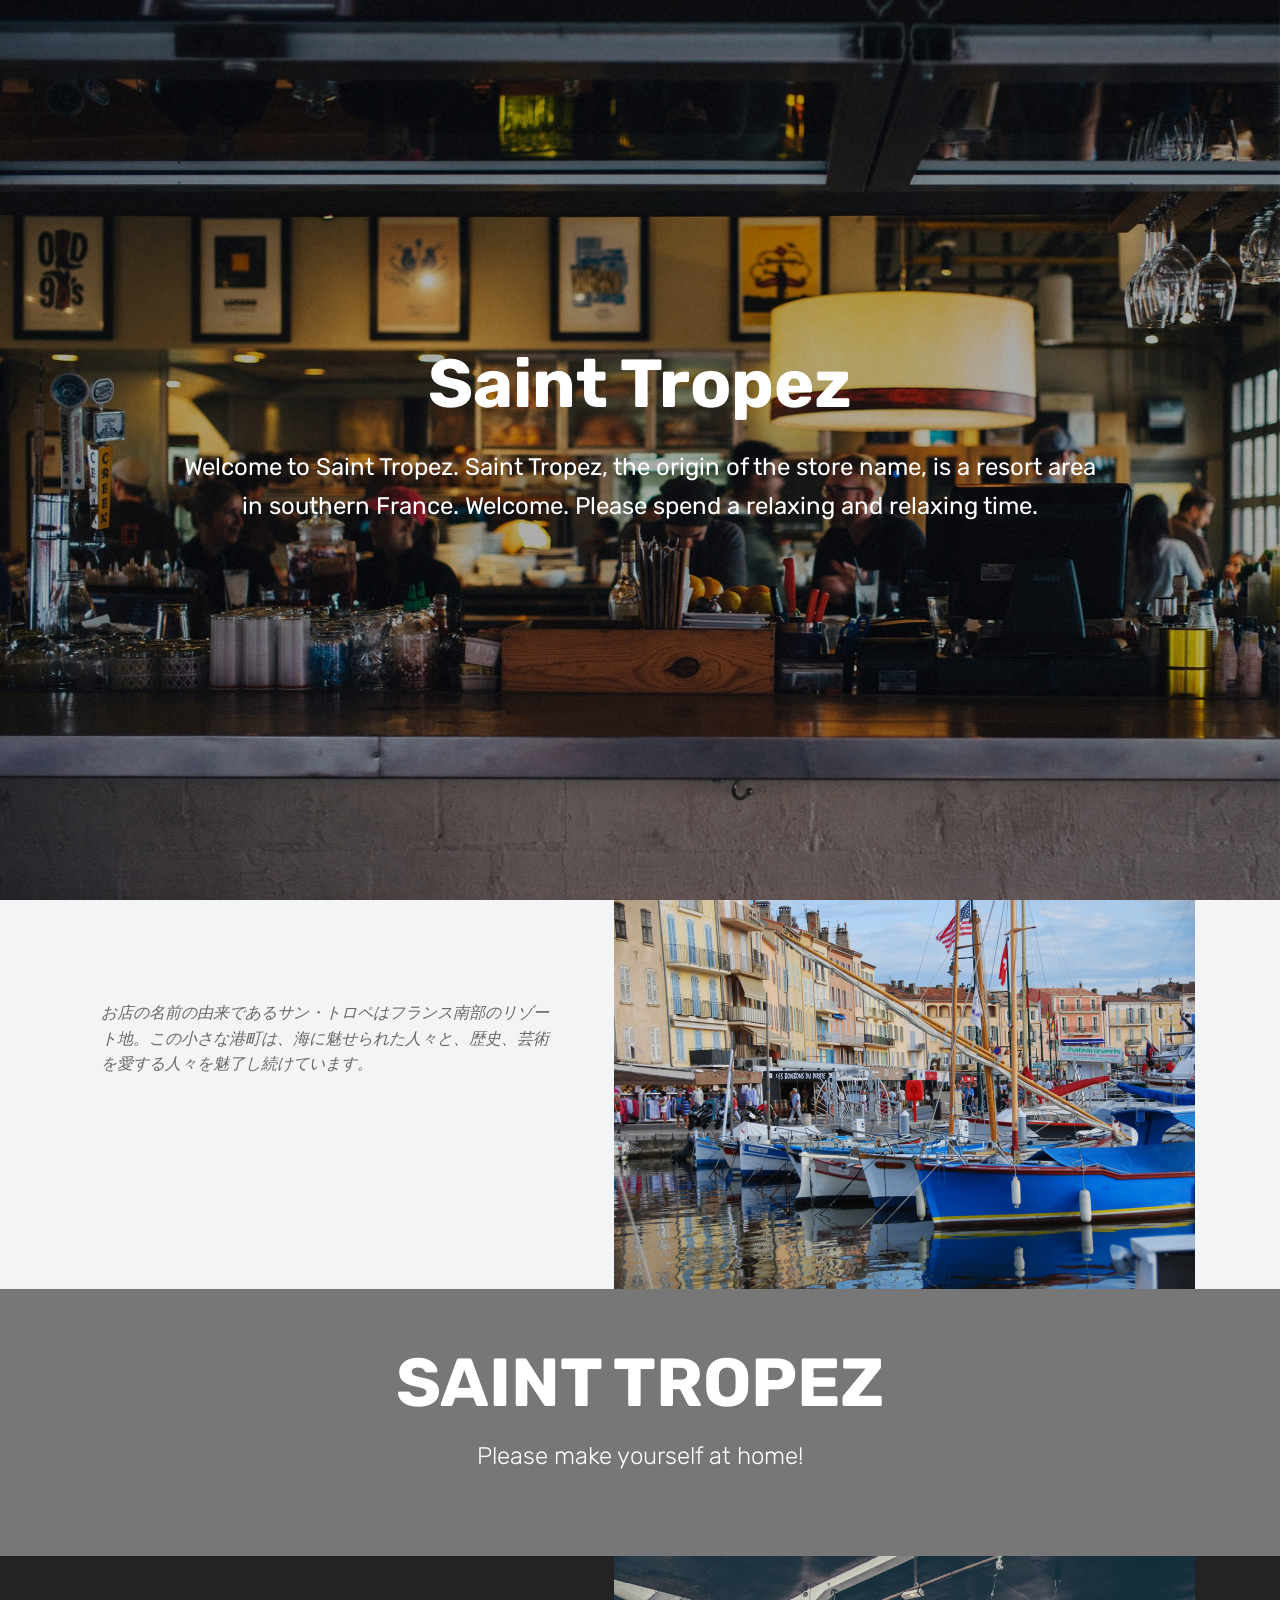
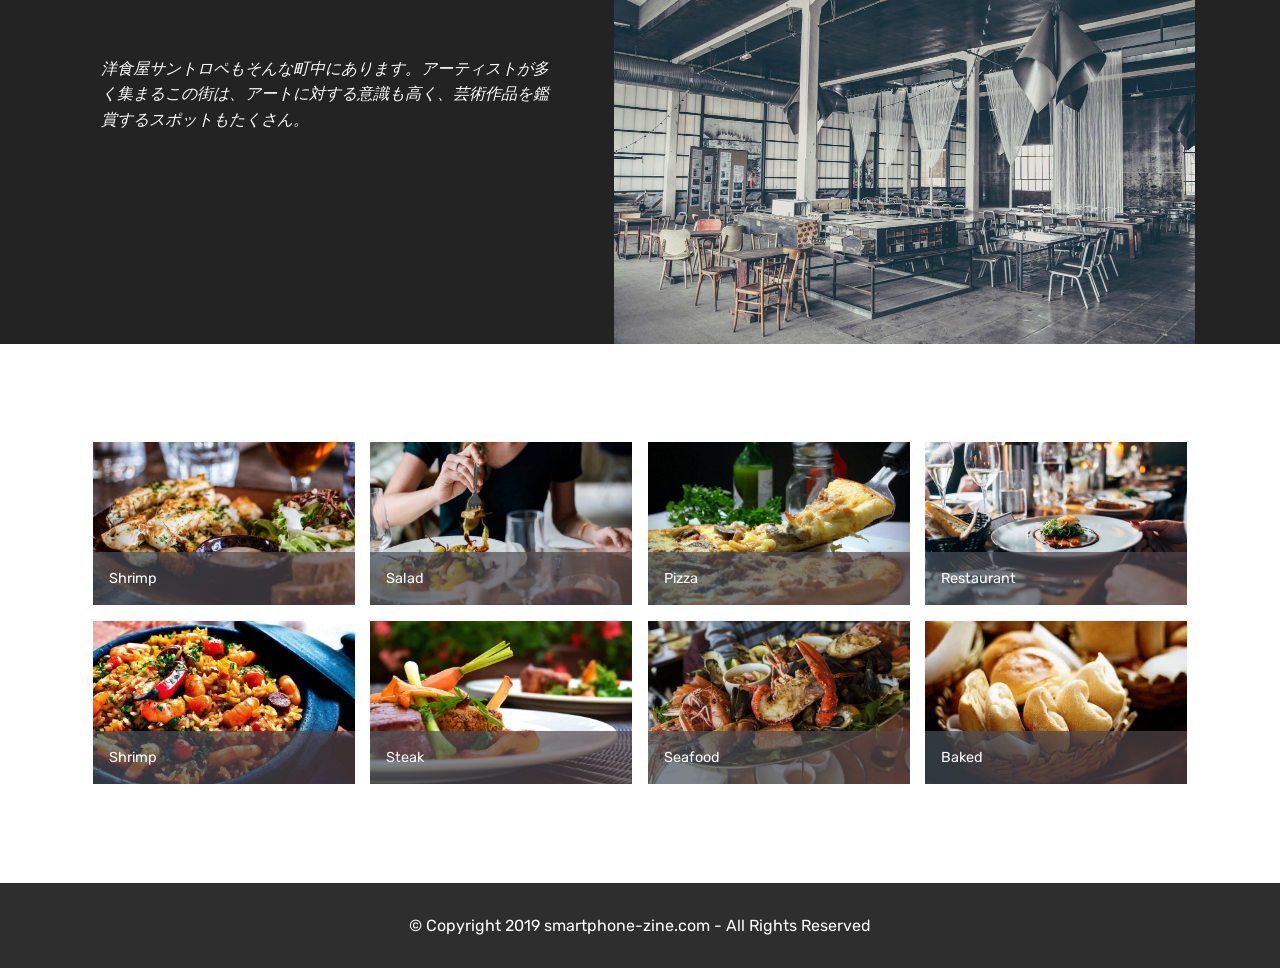
<file: samples/chapter10/assets/html/index.html>
<!DOCTYPE html>
<html >
<head>
  <!-- Site made with Mobirise Website Builder v4.8.10, https://mobirise.com -->
  <meta charset="UTF-8">
  <meta http-equiv="X-UA-Compatible" content="IE=edge">
  <meta name="generator" content="Mobirise v4.8.10, mobirise.com">
  <meta name="viewport" content="width=device-width, initial-scale=1, minimum-scale=1">
  <link rel="shortcut icon" href="assets/images/logo4.png" type="image/x-icon">
  <meta name="description" content="">
  <title>home</title>
  <link rel="stylesheet" href="assets/web/assets/mobirise-icons/mobirise-icons.css">
  <link rel="stylesheet" href="assets/tether/tether.min.css">
  <link rel="stylesheet" href="assets/bootstrap/css/bootstrap.min.css">
  <link rel="stylesheet" href="assets/bootstrap/css/bootstrap-grid.min.css">
  <link rel="stylesheet" href="assets/bootstrap/css/bootstrap-reboot.min.css">
  <link rel="stylesheet" href="assets/theme/css/style.css">
  <link rel="stylesheet" href="assets/gallery/style.css">
  <link rel="stylesheet" href="assets/mobirise/css/mbr-additional.css" type="text/css">
  
  
  
</head>
<body>
  <section class="cid-rdbout7V44 mbr-fullscreen mbr-parallax-background" id="header2-0">

    

    <div class="mbr-overlay" style="opacity: 0.3; background-color: rgb(0, 0, 0);"></div>

    <div class="container align-center">
        <div class="row justify-content-md-center">
            <div class="mbr-white col-md-10">
                <h1 class="mbr-section-title mbr-bold pb-3 mbr-fonts-style display-1">
                    Saint Tropez</h1>
                
                <p class="mbr-text pb-3 mbr-fonts-style display-5">
                    Welcome to Saint Tropez. Saint Tropez, the origin of the store name, is a resort area in southern France. Welcome. Please spend a relaxing and relaxing time.
                </p>
                
            </div>
        </div>
    </div>
    
</section>

<section class="engine"><a href="https://mobirise.info/x">css templates</a></section><section class="testimonials3 cid-rdbrtqhJv3" id="testimonials3-4">

    

    

    <div class="container">
        <div class="media-container-row">
            <div class="media-content px-3 align-self-center mbr-white py-2">
                <p class="mbr-text testimonial-text mbr-fonts-style display-7">お店の名前の由来であるサン・トロペはフランス南部のリゾート地。この小さな港町は、海に魅せられた人々と、歴史、芸術を愛する人々を魅了し続けています。</p>
                <p class="mbr-author-name pt-4 mb-2 mbr-fonts-style display-7">　</p>
                <p class="mbr-author-desc mbr-fonts-style display-7">　</p>
            </div>

            <div class="mbr-figure pl-lg-5" style="width: 130%;">
              <img src="assets/images/boats-1821108-1920-1162x778.jpg" alt="" title="">
            </div>
        </div>
    </div>
</section>

<section class="mbr-section content5 cid-rdhdUtIo1f mbr-parallax-background" id="content5-j">

    

    <div class="mbr-overlay" style="opacity: 0.5; background-color: rgb(0, 0, 0);">
    </div>

    <div class="container">
        <div class="media-container-row">
            <div class="title col-12 col-md-8">
                <h2 class="align-center mbr-bold mbr-white pb-3 mbr-fonts-style display-1">
                    SAINT TROPEZ</h2>
                <h3 class="mbr-section-subtitle align-center mbr-light mbr-white pb-3 mbr-fonts-style display-5">Please make yourself at home!</h3>
                
                
            </div>
        </div>
    </div>
</section>

<section class="testimonials3 cid-rdbsQNrc5a" id="testimonials3-7">

    

    

    <div class="container">
        <div class="media-container-row">
            <div class="media-content px-3 align-self-center mbr-white py-2">
                <p class="mbr-text testimonial-text mbr-fonts-style display-7">
                   洋食屋サントロペもそんな町中にあります。アーティストが多く集まるこの街は、アートに対する意識も高く、芸術作品を鑑賞するスポットもたくさん。
                </p>
                <p class="mbr-author-name pt-4 mb-2 mbr-fonts-style display-7">
                   　
                </p>
                <p class="mbr-author-desc mbr-fonts-style display-7">
                   　
                </p>
            </div>

            <div class="mbr-figure pl-lg-5" style="width: 130%;">
              <img src="assets/images/mbr-1162x775.jpg" alt="" title="">
            </div>
        </div>
    </div>
</section>

<section class="mbr-gallery mbr-slider-carousel cid-rdheiVWZyE" id="gallery1-k">

    

    <div class="container">
        <div><!-- Filter --><!-- Gallery --><div class="mbr-gallery-row"><div class="mbr-gallery-layout-default"><div><div><div class="mbr-gallery-item mbr-gallery-item--p1" data-video-url="false" data-tags="Awesome"><div href="#lb-gallery1-k" data-slide-to="0" data-toggle="modal"><img src="assets/images/food-2603601-1920-1809x1130-800x500.jpg" alt="" title=""><span class="icon-focus"></span><span class="mbr-gallery-title mbr-fonts-style display-7">Shrimp</span></div></div><div class="mbr-gallery-item mbr-gallery-item--p1" data-video-url="false" data-tags="Responsive"><div href="#lb-gallery1-k" data-slide-to="1" data-toggle="modal"><img src="assets/images/person-2248567-1920-1920x1199-800x500.jpg" alt="" title=""><span class="icon-focus"></span><span class="mbr-gallery-title mbr-fonts-style display-7">Salad<br></span></div></div><div class="mbr-gallery-item mbr-gallery-item--p1" data-video-url="false" data-tags="Creative"><div href="#lb-gallery1-k" data-slide-to="2" data-toggle="modal"><img src="assets/images/pizza-329523-1920-1809x1130-800x500.jpg" alt="" title=""><span class="icon-focus"></span><span class="mbr-gallery-title mbr-fonts-style display-7">Pizza<br></span></div></div><div class="mbr-gallery-item mbr-gallery-item--p1" data-video-url="false" data-tags="Animated"><div href="#lb-gallery1-k" data-slide-to="3" data-toggle="modal"><img src="assets/images/restaurant-691397-1920-1809x1130-800x500.jpg" alt="" title=""><span class="icon-focus"></span><span class="mbr-gallery-title mbr-fonts-style display-7">Restaurant</span></div></div><div class="mbr-gallery-item mbr-gallery-item--p1" data-video-url="false" data-tags="Awesome"><div href="#lb-gallery1-k" data-slide-to="4" data-toggle="modal"><img src="assets/images/shrimp-1209744-1920-1809x1130-800x500.jpg" alt="" title=""><span class="icon-focus"></span><span class="mbr-gallery-title mbr-fonts-style display-7">Shrimp</span></div></div><div class="mbr-gallery-item mbr-gallery-item--p1" data-video-url="false" data-tags="Awesome"><div href="#lb-gallery1-k" data-slide-to="5" data-toggle="modal"><img src="assets/images/steak-1148992-1920-1809x1130-800x500.jpg" alt="" title=""><span class="icon-focus"></span><span class="mbr-gallery-title mbr-fonts-style display-7">Steak</span></div></div><div class="mbr-gallery-item mbr-gallery-item--p1" data-video-url="false" data-tags="Responsive"><div href="#lb-gallery1-k" data-slide-to="6" data-toggle="modal"><img src="assets/images/united-kingdom-2066475-1280-1153x720-800x500.jpg" alt="" title=""><span class="icon-focus"></span><span class="mbr-gallery-title mbr-fonts-style display-7">Seafood</span></div></div><div class="mbr-gallery-item mbr-gallery-item--p1" data-video-url="false" data-tags="Responsive"><div href="#lb-gallery1-k" data-slide-to="7" data-toggle="modal"><img src="assets/images/baked-2313462-640-640x400-640x400.jpg" alt="" title=""><span class="icon-focus"></span><span class="mbr-gallery-title mbr-fonts-style display-7">Baked</span></div></div></div></div><div class="clearfix"></div></div></div><!-- Lightbox --><div data-app-prevent-settings="" class="mbr-slider modal fade carousel slide" tabindex="-1" data-keyboard="true" data-interval="false" id="lb-gallery1-k"><div class="modal-dialog"><div class="modal-content"><div class="modal-body"><div class="carousel-inner"><div class="carousel-item"><img src="assets/images/food-2603601-1920-1809x1130.jpg" alt="" title=""></div><div class="carousel-item"><img src="assets/images/person-2248567-1920-1920x1199.jpg" alt="" title=""></div><div class="carousel-item"><img src="assets/images/pizza-329523-1920-1809x1130.jpg" alt="" title=""></div><div class="carousel-item"><img src="assets/images/restaurant-691397-1920-1809x1130.jpg" alt="" title=""></div><div class="carousel-item"><img src="assets/images/shrimp-1209744-1920-1809x1130.jpg" alt="" title=""></div><div class="carousel-item"><img src="assets/images/steak-1148992-1920-1809x1130.jpg" alt="" title=""></div><div class="carousel-item"><img src="assets/images/united-kingdom-2066475-1280-1153x720.jpg" alt="" title=""></div><div class="carousel-item active"><img src="assets/images/baked-2313462-640-640x400.jpg" alt="" title=""></div></div><a class="carousel-control carousel-control-prev" role="button" data-slide="prev" href="#lb-gallery1-k"><span class="mbri-left mbr-iconfont" aria-hidden="true"></span><span class="sr-only">Previous</span></a><a class="carousel-control carousel-control-next" role="button" data-slide="next" href="#lb-gallery1-k"><span class="mbri-right mbr-iconfont" aria-hidden="true"></span><span class="sr-only">Next</span></a><a class="close" href="#" role="button" data-dismiss="modal"><span class="sr-only">Close</span></a></div></div></div></div></div>
    </div>

</section>

<section once="" class="cid-rdsDvUlWp2" id="footer6-n">

    

    

    <div class="container">
        <div class="media-container-row align-center mbr-white">
            <div class="col-12">
                <p class="mbr-text mb-0 mbr-fonts-style display-7">
                    © Copyright 2019 smartphone-zine.com - All Rights Reserved
                </p>
            </div>
        </div>
    </div>
</section>


  <script src="assets/web/assets/jquery/jquery.min.js"></script>
  <script src="assets/popper/popper.min.js"></script>
  <script src="assets/tether/tether.min.js"></script>
  <script src="assets/bootstrap/js/bootstrap.min.js"></script>
  <script src="assets/smoothscroll/smooth-scroll.js"></script>
  <script src="assets/parallax/jarallax.min.js"></script>
  <script src="assets/vimeoplayer/jquery.mb.vimeo_player.js"></script>
  <script src="assets/bootstrapcarouselswipe/bootstrap-carousel-swipe.js"></script>
  <script src="assets/masonry/masonry.pkgd.min.js"></script>
  <script src="assets/imagesloaded/imagesloaded.pkgd.min.js"></script>
  <script src="assets/theme/js/script.js"></script>
  <script src="assets/gallery/player.min.js"></script>
  <script src="assets/gallery/script.js"></script>
  <script src="assets/slidervideo/script.js"></script>
  
  
</body>
</html>
</file>
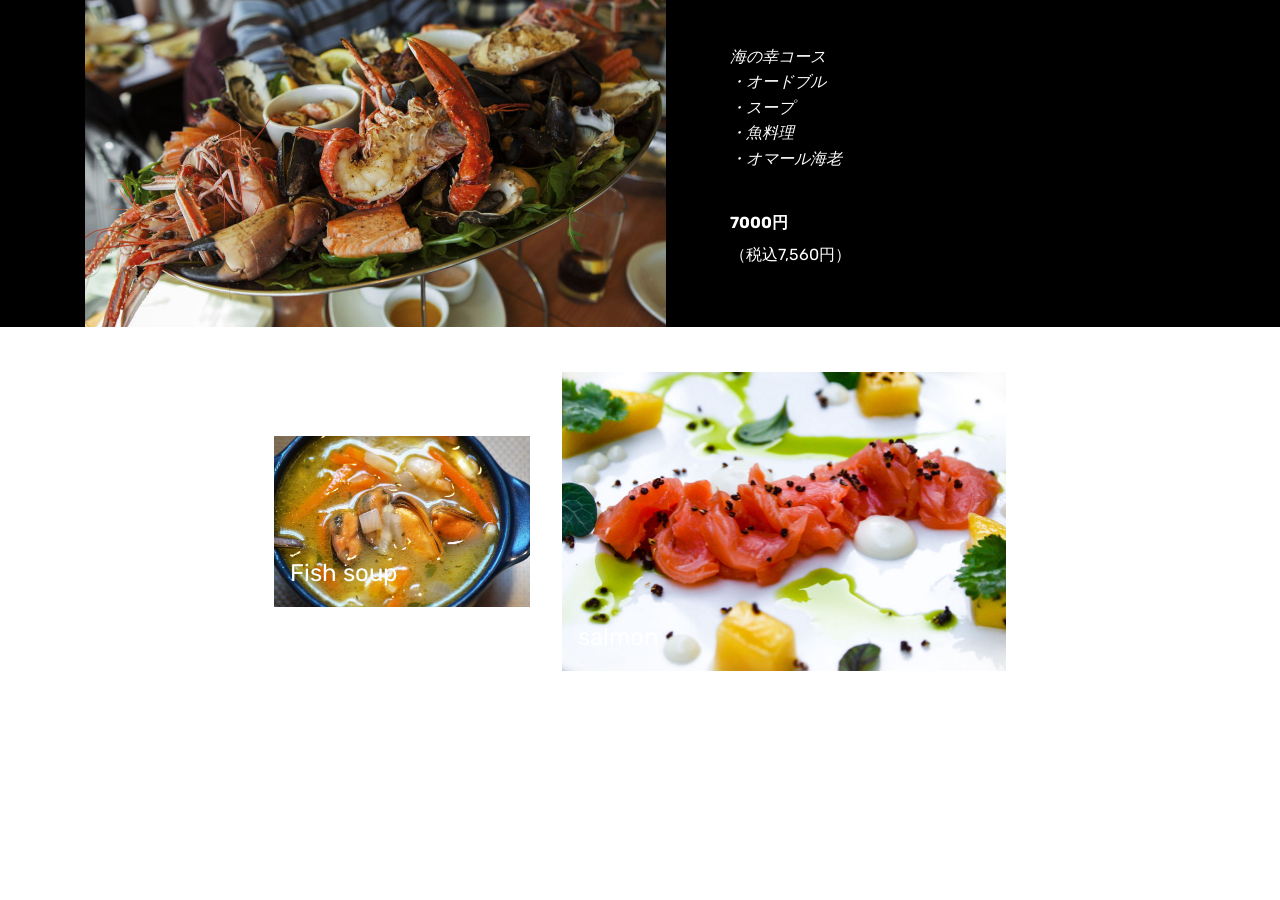
<file: samples/chapter10/assets/html/dinner01.html>
<!DOCTYPE html>
<html >
<head>
  <!-- Site made with Mobirise Website Builder v4.8.10, https://mobirise.com -->
  <meta charset="UTF-8">
  <meta http-equiv="X-UA-Compatible" content="IE=edge">
  <meta name="generator" content="Mobirise v4.8.10, mobirise.com">
  <meta name="viewport" content="width=device-width, initial-scale=1, minimum-scale=1">
  <link rel="shortcut icon" href="assets/images/logo4.png" type="image/x-icon">
  <meta name="description" content="Web Page Builder Description">
  <title>dinner01</title>
  <link rel="stylesheet" href="assets/tether/tether.min.css">
  <link rel="stylesheet" href="assets/bootstrap/css/bootstrap.min.css">
  <link rel="stylesheet" href="assets/bootstrap/css/bootstrap-grid.min.css">
  <link rel="stylesheet" href="assets/bootstrap/css/bootstrap-reboot.min.css">
  <link rel="stylesheet" href="assets/theme/css/style.css">
  <link rel="stylesheet" href="assets/mobirise/css/mbr-additional.css" type="text/css">
  
  
  
</head>
<body>
  <section class="testimonials2 cid-rdbvnZNXKt" id="testimonials2-8">

    

    

    <div class="container">
        <div class="media-container-row">
            <div class="mbr-figure pr-lg-5" style="width: 130%;">
              <img src="assets/images/united-kingdom-2066475-1280-1162x654.jpg" alt="" title="">
            </div>
            <div class="media-content px-3 align-self-center mbr-white py-2">
                    <p class="mbr-text testimonial-text mbr-fonts-style display-7">
                       海の幸コース<br>・オードブル<br>・スープ<br>・魚料理<br>・オマール海老</p>
                    <p class="mbr-author-name pt-4 mb-2 mbr-fonts-style display-7">
                       7000円</p>
                    <p class="mbr-author-desc mbr-fonts-style display-7">
                       （税込7,560円）</p>
            </div>
        </div>
    </div>
</section>

<section class="engine"><a href="https://mobirise.info/a">online web builder</a></section><section class="cid-rdbvRc0MwF" id="content15-9">
    
    <div class="container">
            <div class="media-container-row" style="width: 66%;">
                <div class="img-item item1" style="width: 62%;">
                    <div class="img-cont">
                        <img src="assets/images/fish-soup-3054627-1280-512x341.jpg" alt="" title="">
                        <div class="img-caption">
                            <p class="mbr-fonts-style align-left mbr-white display-5">Fish soup</p>
                        </div>
                    </div>

                </div>
                <div class="img-item">
                    <div class="img-cont">
                        <img src="assets/images/salmon-2733044-1280-890x598.jpg" alt="" title="">
                        <div class="img-caption">
                            <p class="mbr-fonts-style align-left mbr-white display-5">
                                salmon</p>
                        </div>
                    </div>
                </div>
            </div>
    </div>
</section>


  <script src="assets/web/assets/jquery/jquery.min.js"></script>
  <script src="assets/popper/popper.min.js"></script>
  <script src="assets/tether/tether.min.js"></script>
  <script src="assets/bootstrap/js/bootstrap.min.js"></script>
  <script src="assets/smoothscroll/smooth-scroll.js"></script>
  <script src="assets/theme/js/script.js"></script>
  
  
</body>
</html>
</file>
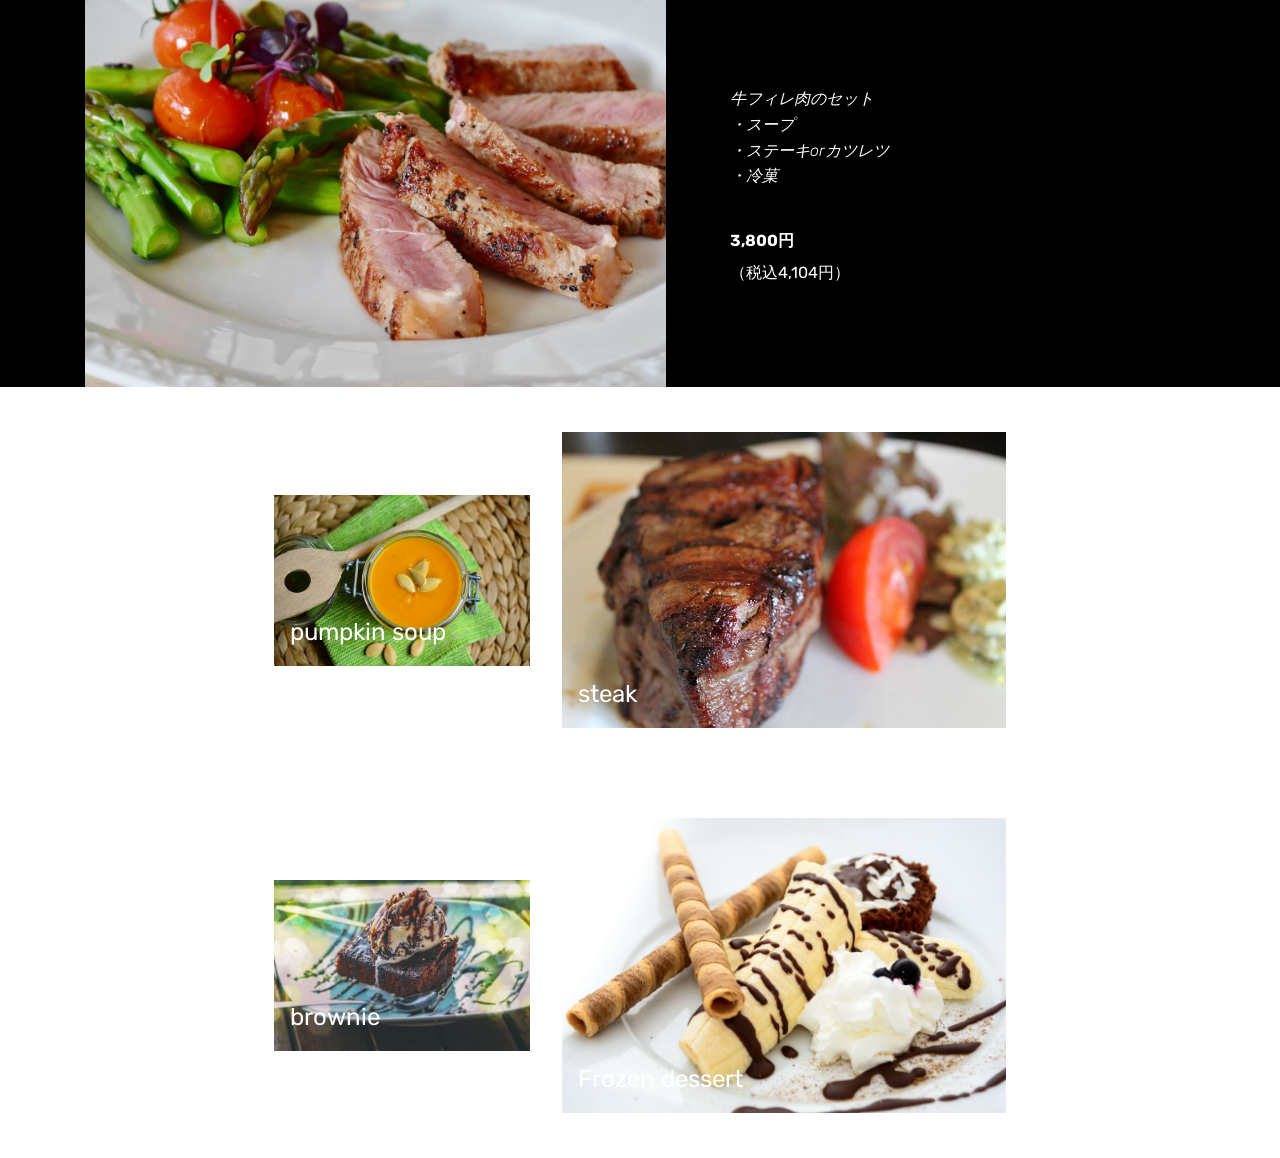
<file: samples/chapter10/assets/html/dinner02.html>
<!DOCTYPE html>
<html >
<head>
  <!-- Site made with Mobirise Website Builder v4.8.10, https://mobirise.com -->
  <meta charset="UTF-8">
  <meta http-equiv="X-UA-Compatible" content="IE=edge">
  <meta name="generator" content="Mobirise v4.8.10, mobirise.com">
  <meta name="viewport" content="width=device-width, initial-scale=1, minimum-scale=1">
  <link rel="shortcut icon" href="assets/images/logo4.png" type="image/x-icon">
  <meta name="description" content="Web Page Builder Description">
  <title>dinner02</title>
  <link rel="stylesheet" href="assets/tether/tether.min.css">
  <link rel="stylesheet" href="assets/bootstrap/css/bootstrap.min.css">
  <link rel="stylesheet" href="assets/bootstrap/css/bootstrap-grid.min.css">
  <link rel="stylesheet" href="assets/bootstrap/css/bootstrap-reboot.min.css">
  <link rel="stylesheet" href="assets/theme/css/style.css">
  <link rel="stylesheet" href="assets/mobirise/css/mbr-additional.css" type="text/css">
  
  
  
</head>
<body>
  <section class="testimonials2 cid-rdh5BTqP3M" id="testimonials2-a">

    

    

    <div class="container">
        <div class="media-container-row">
            <div class="mbr-figure pr-lg-5" style="width: 130%;">
              <img src="assets/images/asparagus-2169305-1920-1380x920.jpg" alt="" title="">
            </div>
            <div class="media-content px-3 align-self-center mbr-white py-2">
                    <p class="mbr-text testimonial-text mbr-fonts-style display-7">牛フィレ肉のセット<br>・スープ<br>・ステーキorカツレツ<br>・冷菓<br></p>
                    <p class="mbr-author-name pt-4 mb-2 mbr-fonts-style display-7">3,800円</p>
                    <p class="mbr-author-desc mbr-fonts-style display-7">
                       （税込4,104円）</p>
            </div>
        </div>
    </div>
</section>

<section class="engine"><a href="https://mobirise.info/g">how to build your own website for free</a></section><section class="cid-rdh5BTUy6p" id="content15-b">
    
    <div class="container">
            <div class="media-container-row" style="width: 66%;">
                <div class="img-item item1" style="width: 62%;">
                    <div class="img-cont">
                        <img src="assets/images/pumpkin-soup-2972858-640-640x426.jpg" alt="" title="">
                        <div class="img-caption">
                            <p class="mbr-fonts-style align-left mbr-white display-5">pumpkin soup</p>
                        </div>
                    </div>

                </div>
                <div class="img-item">
                    <div class="img-cont">
                        <img src="assets/images/steak-2764210-640-640x426.jpg" alt="" title="">
                        <div class="img-caption">
                            <p class="mbr-fonts-style align-left mbr-white display-5">
                                steak</p>
                        </div>
                    </div>
                </div>
            </div>
    </div>
</section>

<section class="cid-rdh6EwcCBV" id="content15-c">
    
    <div class="container">
            <div class="media-container-row" style="width: 66%;">
                <div class="img-item item1" style="width: 62%;">
                    <div class="img-cont">
                        <img src="assets/images/brownie-2938671-640-640x426.jpg" alt="" title="">
                        <div class="img-caption">
                            <p class="mbr-fonts-style align-left mbr-white display-5">
                                brownie
                            </p>
                        </div>
                    </div>

                </div>
                <div class="img-item">
                    <div class="img-cont">
                        <img src="assets/images/mbr-912x604.jpg" alt="" title="">
                        <div class="img-caption">
                            <p class="mbr-fonts-style align-left mbr-white display-5">
                                Frozen dessert
                            </p>
                        </div>
                    </div>
                </div>
            </div>
    </div>
</section>


  <script src="assets/web/assets/jquery/jquery.min.js"></script>
  <script src="assets/popper/popper.min.js"></script>
  <script src="assets/tether/tether.min.js"></script>
  <script src="assets/bootstrap/js/bootstrap.min.js"></script>
  <script src="assets/smoothscroll/smooth-scroll.js"></script>
  <script src="assets/theme/js/script.js"></script>
  
  
</body>
</html>
</file>
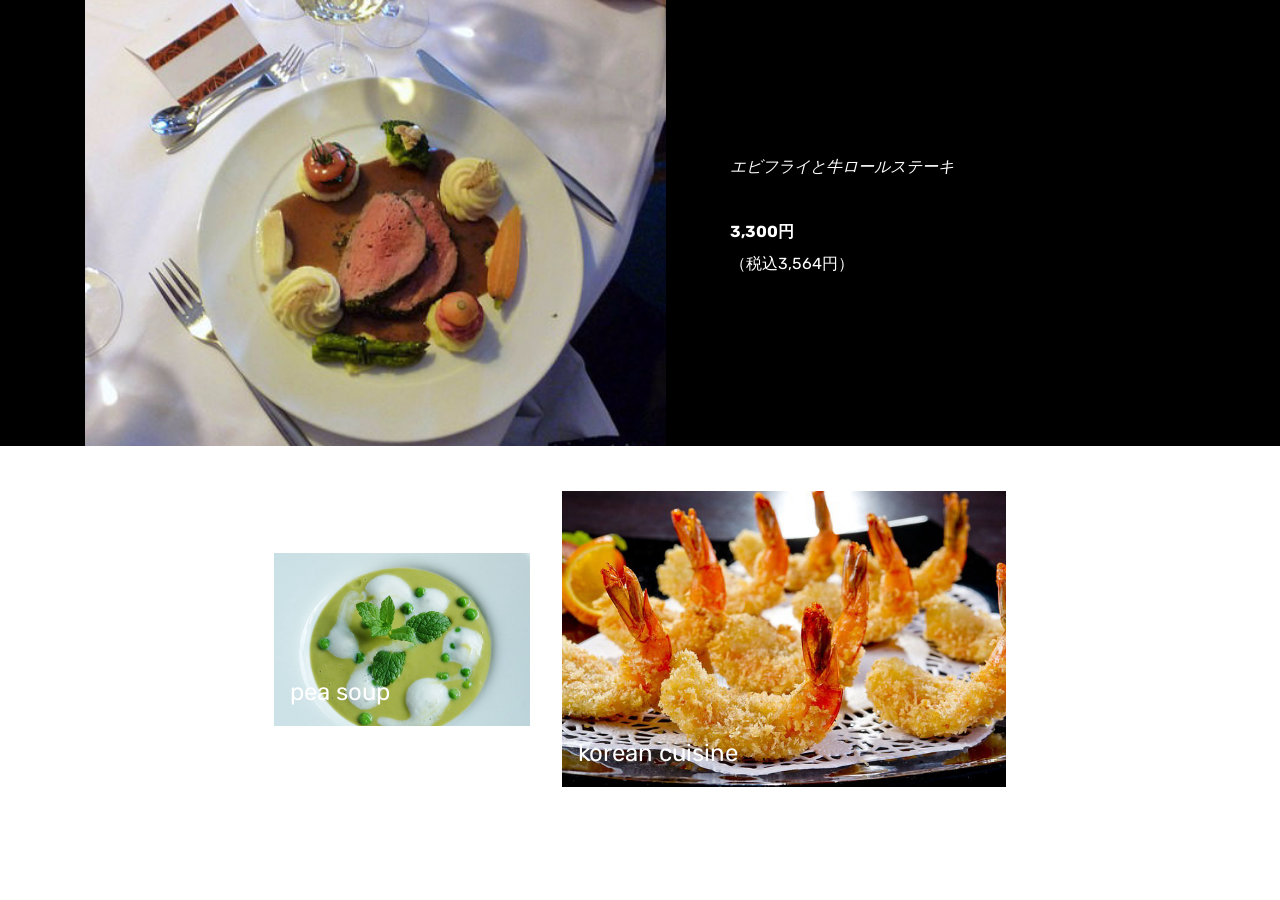
<file: samples/chapter10/assets/html/lunch01.html>
<!DOCTYPE html>
<html >
<head>
  <!-- Site made with Mobirise Website Builder v4.8.10, https://mobirise.com -->
  <meta charset="UTF-8">
  <meta http-equiv="X-UA-Compatible" content="IE=edge">
  <meta name="generator" content="Mobirise v4.8.10, mobirise.com">
  <meta name="viewport" content="width=device-width, initial-scale=1, minimum-scale=1">
  <link rel="shortcut icon" href="assets/images/logo4.png" type="image/x-icon">
  <meta name="description" content="Web Page Builder Description">
  <title>lunch01</title>
  <link rel="stylesheet" href="assets/tether/tether.min.css">
  <link rel="stylesheet" href="assets/bootstrap/css/bootstrap.min.css">
  <link rel="stylesheet" href="assets/bootstrap/css/bootstrap-grid.min.css">
  <link rel="stylesheet" href="assets/bootstrap/css/bootstrap-reboot.min.css">
  <link rel="stylesheet" href="assets/theme/css/style.css">
  <link rel="stylesheet" href="assets/mobirise/css/mbr-additional.css" type="text/css">
  
  
  
</head>
<body>
  <section class="testimonials2 cid-rdh7eRv1F8" id="testimonials2-d">

    

    

    <div class="container">
        <div class="media-container-row">
            <div class="mbr-figure pr-lg-5" style="width: 130%;">
              <img src="assets/images/ox-loin-719739-640-640x480.jpg" alt="" title="">
            </div>
            <div class="media-content px-3 align-self-center mbr-white py-2">
                    <p class="mbr-text testimonial-text mbr-fonts-style display-7">エビフライと牛ロールステーキ<br></p>
                    <p class="mbr-author-name pt-4 mb-2 mbr-fonts-style display-7">3,300円</p>
                    <p class="mbr-author-desc mbr-fonts-style display-7">
                       （税込3,564円）</p>
            </div>
        </div>
    </div>
</section>

<section class="engine"><a href="https://mobirise.info/y">free html web templates</a></section><section class="cid-rdh7eS5sdY" id="content15-e">
    
    <div class="container">
            <div class="media-container-row" style="width: 66%;">
                <div class="img-item item1" style="width: 62%;">
                    <div class="img-cont">
                        <img src="assets/images/pea-soup-2786156-1920-912x616.jpg" alt="" title="">
                        <div class="img-caption">
                            <p class="mbr-fonts-style align-left mbr-white display-5">pea soup</p>
                        </div>
                    </div>

                </div>
                <div class="img-item">
                    <div class="img-cont">
                        <img src="assets/images/korean-cuisine-1991580-640-640x426.jpg" alt="" title="">
                        <div class="img-caption">
                            <p class="mbr-fonts-style align-left mbr-white display-5">
                                korean cuisine</p>
                        </div>
                    </div>
                </div>
            </div>
    </div>
</section>


  <script src="assets/web/assets/jquery/jquery.min.js"></script>
  <script src="assets/popper/popper.min.js"></script>
  <script src="assets/tether/tether.min.js"></script>
  <script src="assets/bootstrap/js/bootstrap.min.js"></script>
  <script src="assets/smoothscroll/smooth-scroll.js"></script>
  <script src="assets/theme/js/script.js"></script>
  
  
</body>
</html>
</file>
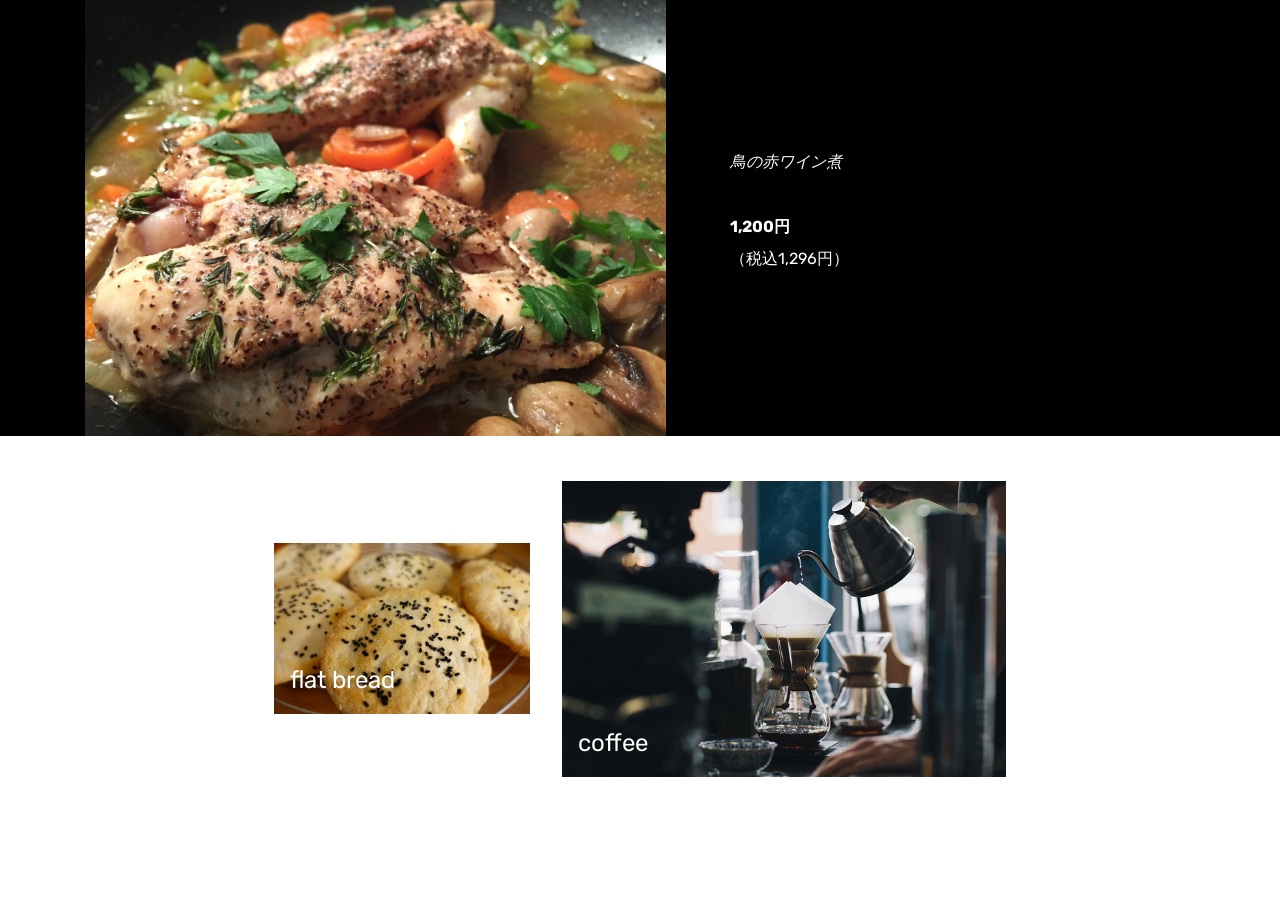
<file: samples/chapter10/assets/html/lunch02.html>
<!DOCTYPE html>
<html >
<head>
  <!-- Site made with Mobirise Website Builder v4.8.10, https://mobirise.com -->
  <meta charset="UTF-8">
  <meta http-equiv="X-UA-Compatible" content="IE=edge">
  <meta name="generator" content="Mobirise v4.8.10, mobirise.com">
  <meta name="viewport" content="width=device-width, initial-scale=1, minimum-scale=1">
  <link rel="shortcut icon" href="assets/images/logo4.png" type="image/x-icon">
  <meta name="description" content="Web Page Builder Description">
  <title>lunch02</title>
  <link rel="stylesheet" href="assets/tether/tether.min.css">
  <link rel="stylesheet" href="assets/bootstrap/css/bootstrap.min.css">
  <link rel="stylesheet" href="assets/bootstrap/css/bootstrap-grid.min.css">
  <link rel="stylesheet" href="assets/bootstrap/css/bootstrap-reboot.min.css">
  <link rel="stylesheet" href="assets/theme/css/style.css">
  <link rel="stylesheet" href="assets/mobirise/css/mbr-additional.css" type="text/css">
  
  
  
</head>
<body>
  <section class="testimonials2 cid-rdh7hyS9p5" id="testimonials2-f">

    

    

    <div class="container">
        <div class="media-container-row">
            <div class="mbr-figure pr-lg-5" style="width: 130%;">
              <img src="assets/images/chicken-583761-1920-1380x1035.jpg" alt="" title="">
            </div>
            <div class="media-content px-3 align-self-center mbr-white py-2">
                    <p class="mbr-text testimonial-text mbr-fonts-style display-7">鳥の赤ワイン煮</p>
                    <p class="mbr-author-name pt-4 mb-2 mbr-fonts-style display-7">1,200円</p>
                    <p class="mbr-author-desc mbr-fonts-style display-7">
                       （税込1,296円）</p>
            </div>
        </div>
    </div>
</section>

<section class="engine"><a href="https://mobirise.info/f">simple website builder</a></section><section class="cid-rdh7hzruWV" id="content15-g">
    
    <div class="container">
            <div class="media-container-row" style="width: 66%;">
                <div class="img-item item1" style="width: 62%;">
                    <div class="img-cont">
                        <img src="assets/images/flat-bread-2895518-640-640x426.jpg" alt="" title="">
                        <div class="img-caption">
                            <p class="mbr-fonts-style align-left mbr-white display-5">flat bread</p>
                        </div>
                    </div>

                </div>
                <div class="img-item">
                    <div class="img-cont">
                        <img src="assets/images/coffee-984328-640-640x426.jpg" alt="" title="">
                        <div class="img-caption">
                            <p class="mbr-fonts-style align-left mbr-white display-5">
                                coffee<br></p>
                        </div>
                    </div>
                </div>
            </div>
    </div>
</section>


  <script src="assets/web/assets/jquery/jquery.min.js"></script>
  <script src="assets/popper/popper.min.js"></script>
  <script src="assets/tether/tether.min.js"></script>
  <script src="assets/bootstrap/js/bootstrap.min.js"></script>
  <script src="assets/smoothscroll/smooth-scroll.js"></script>
  <script src="assets/theme/js/script.js"></script>
  
  
</body>
</html>
</file>
<file: samples/chapter10/assets/html/assets/web/assets/mobirise-icons/mobirise-icons.css>
@font-face {
  font-family: 'MobiriseIcons';
  src:  url('mobirise-icons.eot?spat4u');
  src:  url('mobirise-icons.eot?spat4u#iefix') format('embedded-opentype'),
    url('mobirise-icons.ttf?spat4u') format('truetype'),
    url('mobirise-icons.woff?spat4u') format('woff'),
    url('mobirise-icons.svg?spat4u#MobiriseIcons') format('svg');
  font-weight: normal;
  font-style: normal;
}

[class^="mbri-"], [class*=" mbri-"] {
  /* use !important to prevent issues with browser extensions that change fonts */
  font-family: MobiriseIcons !important;
  speak: none;
  font-style: normal;
  font-weight: normal;
  font-variant: normal;
  text-transform: none;
  line-height: 1;

  /* Better Font Rendering =========== */
  -webkit-font-smoothing: antialiased;
  -moz-osx-font-smoothing: grayscale;
}

.mbri-add-submenu:before {
  content: "\e900";
}
.mbri-alert:before {
  content: "\e901";
}
.mbri-align-center:before {
  content: "\e902";
}
.mbri-align-justify:before {
  content: "\e903";
}
.mbri-align-left:before {
  content: "\e904";
}
.mbri-align-right:before {
  content: "\e905";
}
.mbri-android:before {
  content: "\e906";
}
.mbri-apple:before {
  content: "\e907";
}
.mbri-arrow-down:before {
  content: "\e908";
}
.mbri-arrow-next:before {
  content: "\e909";
}
.mbri-arrow-prev:before {
  content: "\e90a";
}
.mbri-arrow-up:before {
  content: "\e90b";
}
.mbri-bold:before {
  content: "\e90c";
}
.mbri-bookmark:before {
  content: "\e90d";
}
.mbri-bootstrap:before {
  content: "\e90e";
}
.mbri-briefcase:before {
  content: "\e90f";
}
.mbri-browse:before {
  content: "\e910";
}
.mbri-bulleted-list:before {
  content: "\e911";
}
.mbri-calendar:before {
  content: "\e912";
}
.mbri-camera:before {
  content: "\e913";
}
.mbri-cart-add:before {
  content: "\e914";
}
.mbri-cart-full:before {
  content: "\e915";
}
.mbri-cash:before {
  content: "\e916";
}
.mbri-change-style:before {
  content: "\e917";
}
.mbri-chat:before {
  content: "\e918";
}
.mbri-clock:before {
  content: "\e919";
}
.mbri-close:before {
  content: "\e91a";
}
.mbri-cloud:before {
  content: "\e91b";
}
.mbri-code:before {
  content: "\e91c";
}
.mbri-contact-form:before {
  content: "\e91d";
}
.mbri-credit-card:before {
  content: "\e91e";
}
.mbri-cursor-click:before {
  content: "\e91f";
}
.mbri-cust-feedback:before {
  content: "\e920";
}
.mbri-database:before {
  content: "\e921";
}
.mbri-delivery:before {
  content: "\e922";
}
.mbri-desktop:before {
  content: "\e923";
}
.mbri-devices:before {
  content: "\e924";
}
.mbri-down:before {
  content: "\e925";
}
.mbri-download:before {
  content: "\e989";
}
.mbri-drag-n-drop:before {
  content: "\e927";
}
.mbri-drag-n-drop2:before {
  content: "\e928";
}
.mbri-edit:before {
  content: "\e929";
}
.mbri-edit2:before {
  content: "\e92a";
}
.mbri-error:before {
  content: "\e92b";
}
.mbri-extension:before {
  content: "\e92c";
}
.mbri-features:before {
  content: "\e92d";
}
.mbri-file:before {
  content: "\e92e";
}
.mbri-flag:before {
  content: "\e92f";
}
.mbri-folder:before {
  content: "\e930";
}
.mbri-gift:before {
  content: "\e931";
}
.mbri-github:before {
  content: "\e932";
}
.mbri-globe:before {
  content: "\e933";
}
.mbri-globe-2:before {
  content: "\e934";
}
.mbri-growing-chart:before {
  content: "\e935";
}
.mbri-hearth:before {
  content: "\e936";
}
.mbri-help:before {
  content: "\e937";
}
.mbri-home:before {
  content: "\e938";
}
.mbri-hot-cup:before {
  content: "\e939";
}
.mbri-idea:before {
  content: "\e93a";
}
.mbri-image-gallery:before {
  content: "\e93b";
}
.mbri-image-slider:before {
  content: "\e93c";
}
.mbri-info:before {
  content: "\e93d";
}
.mbri-italic:before {
  content: "\e93e";
}
.mbri-key:before {
  content: "\e93f";
}
.mbri-laptop:before {
  content: "\e940";
}
.mbri-layers:before {
  content: "\e941";
}
.mbri-left-right:before {
  content: "\e942";
}
.mbri-left:before {
  content: "\e943";
}
.mbri-letter:before {
  content: "\e944";
}
.mbri-like:before {
  content: "\e945";
}
.mbri-link:before {
  content: "\e946";
}
.mbri-lock:before {
  content: "\e947";
}
.mbri-login:before {
  content: "\e948";
}
.mbri-logout:before {
  content: "\e949";
}
.mbri-magic-stick:before {
  content: "\e94a";
}
.mbri-map-pin:before {
  content: "\e94b";
}
.mbri-menu:before {
  content: "\e94c";
}
.mbri-mobile:before {
  content: "\e94d";
}
.mbri-mobile2:before {
  content: "\e94e";
}
.mbri-mobirise:before {
  content: "\e94f";
}
.mbri-more-horizontal:before {
  content: "\e950";
}
.mbri-more-vertical:before {
  content: "\e951";
}
.mbri-music:before {
  content: "\e952";
}
.mbri-new-file:before {
  content: "\e953";
}
.mbri-numbered-list:before {
  content: "\e954";
}
.mbri-opened-folder:before {
  content: "\e955";
}
.mbri-pages:before {
  content: "\e956";
}
.mbri-paper-plane:before {
  content: "\e957";
}
.mbri-paperclip:before {
  content: "\e958";
}
.mbri-photo:before {
  content: "\e959";
}
.mbri-photos:before {
  content: "\e95a";
}
.mbri-pin:before {
  content: "\e95b";
}
.mbri-play:before {
  content: "\e95c";
}
.mbri-plus:before {
  content: "\e95d";
}
.mbri-preview:before {
  content: "\e95e";
}
.mbri-print:before {
  content: "\e95f";
}
.mbri-protect:before {
  content: "\e960";
}
.mbri-question:before {
  content: "\e961";
}
.mbri-quote-left:before {
  content: "\e962";
}
.mbri-quote-right:before {
  content: "\e963";
}
.mbri-refresh:before {
  content: "\e964";
}
.mbri-responsive:before {
  content: "\e965";
}
.mbri-right:before {
  content: "\e966";
}
.mbri-rocket:before {
  content: "\e967";
}
.mbri-sad-face:before {
  content: "\e968";
}
.mbri-sale:before {
  content: "\e969";
}
.mbri-save:before {
  content: "\e96a";
}
.mbri-search:before {
  content: "\e96b";
}
.mbri-setting:before {
  content: "\e96c";
}
.mbri-setting2:before {
  content: "\e96d";
}
.mbri-setting3:before {
  content: "\e96e";
}
.mbri-share:before {
  content: "\e96f";
}
.mbri-shopping-bag:before {
  content: "\e970";
}
.mbri-shopping-basket:before {
  content: "\e971";
}
.mbri-shopping-cart:before {
  content: "\e972";
}
.mbri-sites:before {
  content: "\e973";
}
.mbri-smile-face:before {
  content: "\e974";
}
.mbri-speed:before {
  content: "\e975";
}
.mbri-star:before {
  content: "\e976";
}
.mbri-success:before {
  content: "\e977";
}
.mbri-sun:before {
  content: "\e978";
}
.mbri-sun2:before {
  content: "\e979";
}
.mbri-tablet:before {
  content: "\e97a";
}
.mbri-tablet-vertical:before {
  content: "\e97b";
}
.mbri-target:before {
  content: "\e97c";
}
.mbri-timer:before {
  content: "\e97d";
}
.mbri-to-ftp:before {
  content: "\e97e";
}
.mbri-to-local-drive:before {
  content: "\e97f";
}
.mbri-touch-swipe:before {
  content: "\e980";
}
.mbri-touch:before {
  content: "\e981";
}
.mbri-trash:before {
  content: "\e982";
}
.mbri-underline:before {
  content: "\e983";
}
.mbri-unlink:before {
  content: "\e984";
}
.mbri-unlock:before {
  content: "\e985";
}
.mbri-up-down:before {
  content: "\e986";
}
.mbri-up:before {
  content: "\e987";
}
.mbri-update:before {
  content: "\e988";
}
.mbri-upload:before {
 content: "\e926"; 
}
.mbri-user:before {
  content: "\e98a";
}
.mbri-user2:before {
  content: "\e98b";
}
.mbri-users:before {
  content: "\e98c";
}
.mbri-video:before {
  content: "\e98d";
}
.mbri-video-play:before {
  content: "\e98e";
}
.mbri-watch:before {
  content: "\e98f";
}
.mbri-website-theme:before {
  content: "\e990";
}
.mbri-wifi:before {
  content: "\e991";
}
.mbri-windows:before {
  content: "\e992";
}
.mbri-zoom-out:before {
  content: "\e993";
}
.mbri-redo:before {
  content: "\e994";
}
.mbri-undo:before {
  content: "\e995";
}
</file>
<file: samples/chapter10/assets/html/assets/theme/css/style.css>
/*!
 * Mobirise v4 theme (https://mobirise.com/)
 * Copyright 2017 Mobirise
 */
section {
  background-color: #eeeeee; }

section,
.container,
.container-fluid {
  position: relative;
  word-wrap: break-word; }

a.mbr-iconfont:hover {
  text-decoration: none; }

.article .lead p, .article .lead ul, .article .lead ol, .article .lead pre, .article .lead blockquote {
  margin-bottom: 0; }

a {
  font-style: normal;
  font-weight: 400;
  cursor: pointer; }
  a, a:hover {
    text-decoration: none; }

figure {
  margin-bottom: 0; }

body {
  color: #232323; }

h1, h2, h3, h4, h5, h6,
.h1, .h2, .h3, .h4, .h5, .h6,
.display-1, .display-2, .display-3, .display-4 {
  line-height: 1;
  word-break: break-word;
  word-wrap: break-word; }

b, strong {
  font-weight: bold; }

blockquote {
  padding: 10px 0 10px 20px;
  position: relative;
  border-left: 2px solid;
  border-color: #ff3366; }

input:-webkit-autofill, input:-webkit-autofill:hover, input:-webkit-autofill:focus, input:-webkit-autofill:active {
  transition-delay: 9999s;
  transition-property: background-color, color; }

textarea[type="hidden"] {
  display: none; }

body {
  position: relative; }

section {
  background-position: 50% 50%;
  background-repeat: no-repeat;
  background-size: cover; }
  section .mbr-background-video,
  section .mbr-background-video-preview {
    position: absolute;
    bottom: 0;
    left: 0;
    right: 0;
    top: 0; }

.hidden {
  visibility: hidden; }

.mbr-z-index20 {
  z-index: 20; }

/*! Base colors */
.mbr-white {
  color: #ffffff; }

.mbr-black {
  color: #000000; }

.mbr-bg-white {
  background-color: #ffffff; }

.mbr-bg-black {
  background-color: #000000; }

/*! Text-aligns */
.align-left {
  text-align: left; }

.align-center {
  text-align: center; }

.align-right {
  text-align: right; }

@media (max-width: 767px) {
  .align-left, .align-center, .align-right, .mbr-section-btn, .mbr-section-title {
    text-align: center; } }
/*! Font-weight  */
.mbr-light {
  font-weight: 300; }

.mbr-regular {
  font-weight: 400; }

.mbr-semibold {
  font-weight: 500; }

.mbr-bold {
  font-weight: 700; }

/*! Media  */
.media-size-item {
  -webkit-flex: 1 1 auto;
  -moz-flex: 1 1 auto;
  -ms-flex: 1 1 auto;
  -o-flex: 1 1 auto;
  flex: 1 1 auto; }

.media-content {
  -webkit-flex-basis: 100%;
  flex-basis: 100%; }

.media-container-row {
  display: -ms-flexbox;
  display: -webkit-flex;
  display: flex;
  -webkit-flex-direction: row;
  -ms-flex-direction: row;
  flex-direction: row;
  -webkit-flex-wrap: wrap;
  -ms-flex-wrap: wrap;
  flex-wrap: wrap;
  -webkit-justify-content: center;
  -ms-flex-pack: center;
  justify-content: center;
  -webkit-align-content: center;
  -ms-flex-line-pack: center;
  align-content: center;
  -webkit-align-items: start;
  -ms-flex-align: start;
  align-items: start; }
  .media-container-row .media-size-item {
    width: 400px; }

.media-container-column {
  display: -ms-flexbox;
  display: -webkit-flex;
  display: flex;
  -webkit-flex-direction: column;
  -ms-flex-direction: column;
  flex-direction: column;
  -webkit-flex-wrap: wrap;
  -ms-flex-wrap: wrap;
  flex-wrap: wrap;
  -webkit-justify-content: center;
  -ms-flex-pack: center;
  justify-content: center;
  -webkit-align-content: center;
  -ms-flex-line-pack: center;
  align-content: center;
  -webkit-align-items: stretch;
  -ms-flex-align: stretch;
  align-items: stretch; }
  .media-container-column > * {
    width: 100%; }

@media (min-width: 992px) {
  .media-container-row {
    -webkit-flex-wrap: nowrap;
    -ms-flex-wrap: nowrap;
    flex-wrap: nowrap; } }
figure {
  overflow: hidden; }

figure[mbr-media-size] {
  transition: width 0.1s; }

.mbr-figure img, .mbr-figure iframe {
  display: block;
  width: 100%; }

.card {
  background-color: transparent;
  border: none; }

.card-img {
  text-align: center;
  flex-shrink: 0;
  -webkit-flex-shrink: 0; }

.media {
  max-width: 100%;
  margin: 0 auto; }

.mbr-figure {
  -ms-flex-item-align: center;
  -ms-grid-row-align: center;
  -webkit-align-self: center;
  align-self: center; }

.media-container > div {
  max-width: 100%; }

.mbr-figure img, .card-img img {
  width: 100%; }

@media (max-width: 991px) {
  .media-size-item {
    width: auto !important; }

  .media {
    width: auto; }

  .mbr-figure {
    width: 100% !important; } }
/*! Buttons */
.mbr-section-btn {
  margin-left: -.25rem;
  margin-right: -.25rem;
  font-size: 0; }

nav .mbr-section-btn {
  margin-left: 0rem;
  margin-right: 0rem; }

/*! Btn icon margin */
.btn .mbr-iconfont, .btn.btn-sm .mbr-iconfont {
  cursor: pointer;
  margin-right: 0.5rem; }

.btn.btn-md .mbr-iconfont, .btn.btn-md .mbr-iconfont {
  margin-right: 0.8rem; }

.mbr-regular {
  font-weight: 400; }

.mbr-semibold {
  font-weight: 500; }

.mbr-bold {
  font-weight: 700; }

[type="submit"] {
  -webkit-appearance: none; }

/*! Full-screen */
.mbr-fullscreen .mbr-overlay {
  min-height: 100vh; }

.mbr-fullscreen {
  display: flex;
  display: -webkit-flex;
  display: -moz-flex;
  display: -ms-flex;
  display: -o-flex;
  align-items: center;
  -webkit-align-items: center;
  min-height: 100vh;
  padding-top: 3rem;
  padding-bottom: 3rem; }

/*! Map */
.map {
  height: 25rem;
  position: relative; }
  .map iframe {
    width: 100%;
    height: 100%; }

/* Form */
.form-asterisk {
  font-family: initial;
  position: absolute;
  top: -2px;
  font-weight: normal; }

/*! Scroll to top arrow */
.mbr-arrow-up {
  bottom: 25px;
  right: 90px;
  position: fixed;
  text-align: right;
  z-index: 5000;
  color: #ffffff;
  font-size: 32px;
  transform: rotate(180deg);
  -webkit-transform: rotate(180deg); }

.mbr-arrow-up a {
  background: rgba(0, 0, 0, 0.2);
  border-radius: 3px;
  color: #fff;
  display: inline-block;
  height: 60px;
  width: 60px;
  outline-style: none !important;
  position: relative;
  text-decoration: none;
  transition: all .3s ease-in-out;
  cursor: pointer;
  text-align: center; }
  .mbr-arrow-up a:hover {
    background-color: rgba(0, 0, 0, 0.4); }
  .mbr-arrow-up a i {
    line-height: 60px; }

.mbr-arrow-up-icon {
  display: block;
  color: #fff; }

.mbr-arrow-up-icon::before {
  content: "\203a";
  display: inline-block;
  font-family: serif;
  font-size: 32px;
  line-height: 1;
  font-style: normal;
  position: relative;
  top: 6px;
  left: -4px;
  -webkit-transform: rotate(-90deg);
  transform: rotate(-90deg); }

/*! Arrow Down */
.mbr-arrow {
  position: absolute;
  bottom: 45px;
  left: 50%;
  width: 60px;
  height: 60px;
  cursor: pointer;
  background-color: rgba(80, 80, 80, 0.5);
  border-radius: 50%;
  -webkit-transform: translateX(-50%);
  transform: translateX(-50%); }
  .mbr-arrow > a {
    display: inline-block;
    text-decoration: none;
    outline-style: none;
    -webkit-animation: arrowdown 1.7s ease-in-out infinite;
    animation: arrowdown 1.7s ease-in-out infinite; }
    .mbr-arrow > a > i {
      position: absolute;
      top: -2px;
      left: 15px;
      font-size: 2rem; }

@keyframes arrowdown {
  0% {
    transform: translateY(0px);
    -webkit-transform: translateY(0px); }
  50% {
    transform: translateY(-5px);
    -webkit-transform: translateY(-5px); }
  100% {
    transform: translateY(0px);
    -webkit-transform: translateY(0px); } }
@-webkit-keyframes arrowdown {
  0% {
    transform: translateY(0px);
    -webkit-transform: translateY(0px); }
  50% {
    transform: translateY(-5px);
    -webkit-transform: translateY(-5px); }
  100% {
    transform: translateY(0px);
    -webkit-transform: translateY(0px); } }
@media (max-width: 500px) {
  .mbr-arrow-up {
    left: 50%;
    right: auto;
    transform: translateX(-50%) rotate(180deg);
    -webkit-transform: translateX(-50%) rotate(180deg); } }
/*Gradients animation*/
@keyframes gradient-animation {
  from {
    background-position: 0% 100%;
    animation-timing-function: ease-in-out; }
  to {
    background-position: 100% 0%;
    animation-timing-function: ease-in-out; } }
@-webkit-keyframes gradient-animation {
  from {
    background-position: 0% 100%;
    animation-timing-function: ease-in-out; }
  to {
    background-position: 100% 0%;
    animation-timing-function: ease-in-out; } }
.bg-gradient {
  background-size: 200% 200%;
  animation: gradient-animation 5s infinite alternate;
  -webkit-animation: gradient-animation 5s infinite alternate; }

.menu .navbar-brand {
  display: -webkit-flex; }
  .menu .navbar-brand span {
    display: flex;
    display: -webkit-flex; }
  .menu .navbar-brand .navbar-caption-wrap {
    display: -webkit-flex; }
  .menu .navbar-brand .navbar-logo img {
    display: -webkit-flex; }
@media (min-width: 768px) and (max-width: 991px) {
  .menu .navbar-toggleable-sm .navbar-nav {
    display: -webkit-box;
    display: -webkit-flex;
    display: -ms-flexbox; } }
@media (min-width: 992px) {
  .menu .navbar-nav.nav-dropdown {
    display: -webkit-flex; }
  .menu .navbar-toggleable-sm .navbar-collapse {
    display: -webkit-flex !important; } }
@media (max-width: 767px) {
  .menu .navbar-collapse {
    overflow-y: auto;
    max-height: 80vh; }
  .menu .dropdown-menu {
    max-height: 60vh;
    overflow-y: auto; } }

.navbar {
  display: -webkit-flex;
  -webkit-flex-wrap: wrap;
  -webkit-align-items: center;
  -webkit-justify-content: space-between; }

.navbar-collapse {
  -webkit-flex-basis: 100%;
  -webkit-flex-grow: 1;
  -webkit-align-items: center; }

.nav-dropdown .link {
  padding: .667em 1.667em !important;
  margin: 0 !important; }

.nav {
  display: -webkit-flex;
  -webkit-flex-wrap: wrap; }

.row {
  display: -webkit-flex;
  -webkit-flex-wrap: wrap; }

.justify-content-center {
  -webkit-justify-content: center; }

.form-inline {
  display: -webkit-flex;
  -webkit-flex-flow: row wrap;
  -webkit-align-items: center; }

.card-wrapper {
  -webkit-flex: 1; }

.carousel-control {
  z-index: 10;
  display: -webkit-flex;
  -webkit-align-items: center;
  -webkit-justify-content: center; }

.carousel-controls {
  display: -webkit-flex; }

.media {
  display: -webkit-flex; }

/*# sourceMappingURL=style.css.map */
.engine {
	position: absolute;
	text-indent: -2400px;
	text-align: center;
	padding: 0;
	top: 0;
	left: -2400px;
}
</file>
<file: samples/chapter10/assets/html/assets/gallery/style.css>
/*-------

   Gallery

-------*/
.mbr-gallery .mbr-gallery-item {
  position: relative;
  display: inline-block;
  width: 25%;
  cursor: pointer; }

@media (max-width: 768px) {
  .mbr-gallery .mbr-gallery-item {
    width: 50%; } }
@media (max-width: 400px) {
  .mbr-gallery .mbr-gallery-item {
    width: 100%; } }
.mbr-gallery .icon-focus,
.mbr-gallery .icon-video {
  position: absolute;
  top: calc(50% - 32px);
  left: calc(50% - 24px);
  font-family: 'MobiriseIcons' !important;
  font-size: 3rem !important;
  color: #fff;
  opacity: 0;
  transition: .2s opacity ease-in-out;
  z-index: 5; }

.mbr-gallery .icon-focus::before {
  content: '\e96b'; }

.mbr-gallery .icon-video::before {
  content: '\e95c'; }

.mbr-gallery .mbr-gallery-item > div:hover .icon-focus,
.mbr-gallery .mbr-gallery-item > div:hover .icon-video {
  opacity: 1; }

.mbr-gallery .mbr-gallery-item img {
  width: 100%;
  opacity: 1;
  -webkit-transition: .2s opacity ease-in-out;
  transition: .2s opacity ease-in-out; }

.mbr-gallery .mbr-gallery-item > div:hover img {
  opacity: 1; }

.mbr-gallery .mbr-gallery-item > div {
  background: #fff;
  display: block;
  outline: none;
  position: relative; }

.mbr-gallery .mbr-gallery-item .icon {
  -webkit-transform: translateX(-50%) translateY(-50%);
  -webkit-transition: .2s opacity ease-in-out;
  color: #000;
  font-size: 30px;
  height: 69px;
  left: 50%;
  opacity: 0;
  position: absolute;
  top: 50%;
  transform: translateX(-50%) translateY(-50%);
  transition: .2s opacity ease-in-out;
  width: 69px; }

.mbr-gallery .mbr-gallery-item .icon::after,
.mbr-gallery .mbr-gallery-item .icon::before {
  content: '';
  display: block;
  position: absolute;
  height: 69px;
  width: 1px;
  margin-left: 34.5px;
  background-color: #fff; }

.mbr-gallery .mbr-gallery-item .icon::after {
  width: 69px;
  height: 1px;
  margin-left: 0;
  margin-top: 34.5px; }

.mbr-gallery .mbr-gallery-item > div:hover .icon {
  opacity: 1; }

.mbr-gallery .mbr-gallery-item > div:hover::before {
  opacity: .9; }

.mbr-gallery .mbr-gallery-item > div:hover .mbr-gallery-title {
  background: transparent !important; }

/* remove spacing */
.mbr-gallery .mbr-gallery-row.no-gutter {
  margin: 0; }

.mbr-gallery .mbr-gallery-row.no-gutter .mbr-gallery-item {
  padding: 0; }

/* container */
.mbr-gallery .container.mbr-gallery-layout-default {
  padding: 93px 0; }

/* fix horizontal scrollbar */
.mbr-gallery .mbr-gallery-layout-article,
.mbr-gallery .mbr-gallery-layout-default {
  overflow: hidden; }

/* lightbox */
.mbr-gallery .modal {
  position: fixed;
  overflow: hidden;
  padding-right: 0 !important; }

.mbr-gallery .modal-content {
  border-radius: 0;
  border: none;
  background: transparent; }

.mbr-gallery .modal-body {
  padding: 0; }

.mbr-gallery .modal-body img {
  width: 100%; }

.mbr-gallery .modal .close {
  position: fixed;
  background: #1b1b1b;
  opacity: .5;
  font-size: 35px;
  font-weight: 300;
  width: 70px;
  height: 70px;
  border-radius: 50%;
  color: #fff;
  top: 2.5rem;
  right: 2.5rem;
  line-height: 70px;
  border: none;
  text-align: center;
  text-shadow: none;
  z-index: 5;
  -webkit-transition: opacity .3s ease;
  -moz-transition: opacity .3s ease;
  -o-transition: opacity .3s ease;
  transition: opacity .3s ease;
  font-family: 'MobiriseIcons'; }
  .mbr-gallery .modal .close::before {
    content: '\e91a'; }

.mbr-gallery .modal .close:hover {
  opacity: 1;
  background: #000;
  color: #fff; }

.mbr-gallery .modal-dialog {
  max-width: 100% !important; }

.mbr-gallery .modal.in .modal-dialog {
  margin: 0 auto; }

/* modal back color opacity */
.modal-backdrop.in {
  opacity: .8;
  filter: alpha(opacity=80); }

@media (max-width: 768px) {
  .mbr-gallery .carousel-control,
  .mbr-gallery .carousel-indicators,
  .mbr-gallery .modal .close {
    position: fixed; } }
/* fix fade in effect */
.mbr-gallery .modal.fade .modal-dialog {
  -webkit-transition: margin-top .3s ease-out;
  -moz-transition: margin-top .3s ease-out;
  -o-transition: margin-top .3s ease-out;
  transition: margin-top .3s ease-out; }

.mbr-gallery .modal.fade .modal-dialog,
.mbr-gallery .modal.in .modal-dialog {
  -webkit-transform: none;
  -ms-transform: none;
  -o-transform: none;
  transform: none; }

/*-------

   Slider

-------*/
.mbr-slider .carousel-inner > .active,
.mbr-slider .carousel-inner > .next,
.mbr-slider .carousel-inner > .prev {
  display: table; }

.mbr-slider .carousel-control {
  position: absolute;
  width: 70px;
  height: 70px;
  top: 50%;
  margin-top: -35px;
  line-height: 70px;
  border-radius: 50%;
  font-size: 35px;
  border: 0;
  opacity: .5;
  text-shadow: none;
  z-index: 5;
  color: #fff;
  -webkit-transition: all .2s ease-in-out 0s;
  -o-transition: all .2s ease-in-out 0s;
  transition: all .2s ease-in-out 0s; }

.mbr-gallery .mbr-slider .carousel-control {
  position: fixed; }

@media (max-width: 991px) {
  .mbr-gallery .mbr-slider .carousel-control {
    bottom: 2.5rem;
    margin-top: 0;
    top: auto;
    z-index: 17; } }
.mbr-gallery .mbr-slider .carousel-inner > .active {
  display: block; }

.mbr-slider .carousel-control.left {
  left: 0;
  margin-left: 2.5rem; }

.mbr-slider .carousel-control.right {
  right: 0;
  margin-right: 2.5rem; }

.mbr-slider .carousel-control .icon-next,
.mbr-slider .carousel-control .icon-prev {
  margin-top: -18px;
  font-size: 40px;
  line-height: 27px; }

.mbr-slider .carousel-control:hover {
  background: #1b1b1b;
  color: #fff;
  opacity: 1; }

.mbr-slider .carousel-indicators {
  position: absolute;
  bottom: 0;
  margin-bottom: 1.5rem !important; }

@media (max-width: 543px) {
  .mbr-slider .carousel-indicators {
    display: none; } }
.carousel-indicators .active,
.carousel-indicators li {
  width: 15px;
  height: 15px;
  margin: 3px;
  background: #1b1b1b;
  border: 0;
  opacity: .5; }

.carousel-indicators .active {
  border: 4px solid #1b1b1b;
  background: #fff; }

.carousel-indicators li {
  max-width: 15px;
  max-height: 15px;
  margin: 3px;
  background: #1b1b1b;
  border: 0;
  border-radius: 50%;
  opacity: .5; }

.carousel-indicators li.active {
  border: 4px solid #1b1b1b;
  background: #fff; }

.container .carousel-indicators {
  margin-bottom: 3px; }

.mbr-gallery .mbr-slider .carousel-indicators {
  position: fixed;
  margin-bottom: 2.5rem !important; }

@media (max-width: 991px) {
  .mbr-gallery .mbr-slider .carousel-indicators {
    margin-bottom: 3.625rem !important;
    padding-left: 2.5rem;
    padding-right: 2.5rem; } }
.mbr-slider .carousel-indicators .active,
.mbr-slider .carousel-indicators li {
  width: 20px;
  height: 20px;
  margin: 3px;
  background: #1b1b1b;
  border: 0;
  opacity: .5; }

.mbr-slider .carousel-indicators .active {
  border: 4px solid #1b1b1b;
  background: #fff; }

@media (max-width: 767px) {
  .mbr-slider .carousel-control {
    top: auto;
    bottom: 20px; }

  .mbr-slider > .container .carousel-control {
    margin-bottom: 0; } }
/* boxed slider */
.mbr-slider > .boxed-slider {
  position: relative;
  padding: 93px 0; }

.mbr-slider > .boxed-slider > div {
  position: relative; }

.mbr-slider > .container img {
  width: 100%; }

.mbr-slider > .container img + .row {
  position: absolute;
  top: 50%;
  left: 0;
  right: 0;
  -webkit-transform: translateY(-50%);
  -moz-transform: translateY(-50%);
  transform: translateY(-50%);
  z-index: 2; }

.mbr-slider .mbr-section {
  padding: 0;
  background-attachment: scroll; }

.mbr-slider .mbr-table-cell {
  padding: 0; }

.mbr-slider > .container .carousel-indicators {
  margin-bottom: 3px; }

/* article slider */
.mbr-slider > .article-slider .mbr-section,
.mbr-slider > .article-slider .mbr-section .mbr-table-cell {
  padding-top: 0;
  padding-bottom: 0; }

.modal-backdrop.show {
  opacity: .7; }

.video-container .mbr-background-video iframe {
  width: 100%;
  height: 100%; }

.mbr-gallery-item__hided {
  position: absolute !important;
  left: 0 !important;
  width: 0 !important;
  height: 0;
  padding: 0 !important; }

.mbr-gallery-item__hided img {
  display: none !important; }

.mbr-gallery-item__hided span {
  display: none !important; }

.mbr-gallery-filter {
  padding-top: 30px;
  padding-bottom: 30px;
  text-align: center; }
  .mbr-gallery-filter li {
    display: inline-block;
    padding: 5px 0;
    transition: all .3s ease-out; }
    .mbr-gallery-filter li .btn {
      cursor: pointer; }
  .mbr-gallery-filter.gallery-filter__bg li {
    color: #fff; }
  .mbr-gallery-filter.gallery-filter__bg .active {
    color: #000;
    background-color: #fff; }
  .mbr-gallery-filter ul {
    display: inline-block;
    width: 100%;
    padding-left: 0;
    margin-bottom: 0;
    list-style: none; }

.mbr-gallery-item > div {
  position: relative; }

.mbr-gallery-item--p1 {
  padding: 0.5rem; }

.mbr-gallery-item--p2 {
  padding: 1rem; }

.mbr-gallery-item--p3 {
  padding: 1.5rem; }

.mbr-gallery-item--p4 {
  padding: 2rem; }

.mbr-gallery-item--p5 {
  padding: 2.5rem; }

.mbr-gallery-item--p6 {
  padding: 3rem; }

.mbr-gallery .mbr-gallery-item--p4 {
  width: 33.333%; }

.mbr-gallery .mbr-gallery-item--p6, .mbr-gallery .mbr-gallery-item--p5 {
  width: 50%; }

@media (max-width: 992px) {
  .mbr-gallery-item--p1 {
    padding: 0.5rem; }

  .mbr-gallery-item--p2 {
    padding: 0.8rem; }

  .mbr-gallery-item--p3 {
    padding: 1rem; }

  .mbr-gallery-item--p4 {
    padding: 1.5rem; }

  .mbr-gallery-item--p5 {
    padding: 1.8rem; }

  .mbr-gallery-item--p6 {
    padding: 2rem; }

  .mbr-gallery .mbr-gallery-item--p2,
  .mbr-gallery .mbr-gallery-item--p3 {
    width: 50%; }

  .mbr-gallery .mbr-gallery-item--p6,
  .mbr-gallery .mbr-gallery-item--p5,
  .mbr-gallery .mbr-gallery-item--p4 {
    width: 100%; } }
@media (max-width: 400px) {
  .mbr-gallery .mbr-gallery-item--p3,
  .mbr-gallery .mbr-gallery-item--p2,
  .mbr-gallery .mbr-gallery-item--p1 {
    width: 100%; } }

/*# sourceMappingURL=style.css.map */
</file>
<file: samples/chapter10/assets/html/assets/mobirise/css/mbr-additional.css>
@import url(https://fonts.googleapis.com/css?family=Rubik:300,300i,400,400i,500,500i,700,700i,900,900i);





body {
  font-style: normal;
  line-height: 1.5;
}
.mbr-section-title {
  font-style: normal;
  line-height: 1.2;
}
.mbr-section-subtitle {
  line-height: 1.3;
}
.mbr-text {
  font-style: normal;
  line-height: 1.6;
}
.display-1 {
  font-family: 'Rubik', sans-serif;
  font-size: 4.25rem;
}
.display-1 > .mbr-iconfont {
  font-size: 6.8rem;
}
.display-2 {
  font-family: 'Rubik', sans-serif;
  font-size: 3rem;
}
.display-2 > .mbr-iconfont {
  font-size: 4.8rem;
}
.display-4 {
  font-family: 'Rubik', sans-serif;
  font-size: 1rem;
}
.display-4 > .mbr-iconfont {
  font-size: 1.6rem;
}
.display-5 {
  font-family: 'Rubik', sans-serif;
  font-size: 1.5rem;
}
.display-5 > .mbr-iconfont {
  font-size: 2.4rem;
}
.display-7 {
  font-family: 'Rubik', sans-serif;
  font-size: 1rem;
}
.display-7 > .mbr-iconfont {
  font-size: 1.6rem;
}
/* ---- Fluid typography for mobile devices ---- */
/* 1.4 - font scale ratio ( bootstrap == 1.42857 ) */
/* 100vw - current viewport width */
/* (48 - 20)  48 == 48rem == 768px, 20 == 20rem == 320px(minimal supported viewport) */
/* 0.65 - min scale variable, may vary */
@media (max-width: 768px) {
  .display-1 {
    font-size: 3.4rem;
    font-size: calc( 2.1374999999999997rem + (4.25 - 2.1374999999999997) * ((100vw - 20rem) / (48 - 20)));
    line-height: calc( 1.4 * (2.1374999999999997rem + (4.25 - 2.1374999999999997) * ((100vw - 20rem) / (48 - 20))));
  }
  .display-2 {
    font-size: 2.4rem;
    font-size: calc( 1.7rem + (3 - 1.7) * ((100vw - 20rem) / (48 - 20)));
    line-height: calc( 1.4 * (1.7rem + (3 - 1.7) * ((100vw - 20rem) / (48 - 20))));
  }
  .display-4 {
    font-size: 0.8rem;
    font-size: calc( 1rem + (1 - 1) * ((100vw - 20rem) / (48 - 20)));
    line-height: calc( 1.4 * (1rem + (1 - 1) * ((100vw - 20rem) / (48 - 20))));
  }
  .display-5 {
    font-size: 1.2rem;
    font-size: calc( 1.175rem + (1.5 - 1.175) * ((100vw - 20rem) / (48 - 20)));
    line-height: calc( 1.4 * (1.175rem + (1.5 - 1.175) * ((100vw - 20rem) / (48 - 20))));
  }
}
/* Buttons */
.btn {
  font-weight: 500;
  border-width: 2px;
  font-style: normal;
  letter-spacing: 1px;
  margin: .4rem .8rem;
  white-space: normal;
  -webkit-transition: all 0.3s ease-in-out;
  -moz-transition: all 0.3s ease-in-out;
  transition: all 0.3s ease-in-out;
  display: inline-flex;
  align-items: center;
  justify-content: center;
  word-break: break-word;
  -webkit-align-items: center;
  -webkit-justify-content: center;
  display: -webkit-inline-flex;
  padding: 1rem 3rem;
  border-radius: 3px;
}
.btn-sm {
  font-weight: 500;
  letter-spacing: 1px;
  -webkit-transition: all 0.3s ease-in-out;
  -moz-transition: all 0.3s ease-in-out;
  transition: all 0.3s ease-in-out;
  padding: 0.6rem 1.5rem;
  border-radius: 3px;
}
.btn-md {
  font-weight: 500;
  letter-spacing: 1px;
  margin: .4rem .8rem !important;
  -webkit-transition: all 0.3s ease-in-out;
  -moz-transition: all 0.3s ease-in-out;
  transition: all 0.3s ease-in-out;
  padding: 1rem 3rem;
  border-radius: 3px;
}
.btn-lg {
  font-weight: 500;
  letter-spacing: 1px;
  margin: .4rem .8rem !important;
  -webkit-transition: all 0.3s ease-in-out;
  -moz-transition: all 0.3s ease-in-out;
  transition: all 0.3s ease-in-out;
  padding: 1.2rem 3.2rem;
  border-radius: 3px;
}
.bg-primary {
  background-color: #149dcc !important;
}
.bg-success {
  background-color: #f7ed4a !important;
}
.bg-info {
  background-color: #82786e !important;
}
.bg-warning {
  background-color: #879a9f !important;
}
.bg-danger {
  background-color: #b1a374 !important;
}
.btn-primary,
.btn-primary:active {
  background-color: #149dcc !important;
  border-color: #149dcc !important;
  color: #ffffff !important;
}
.btn-primary:hover,
.btn-primary:focus,
.btn-primary.focus,
.btn-primary.active {
  color: #ffffff !important;
  background-color: #0d6786 !important;
  border-color: #0d6786 !important;
}
.btn-primary.disabled,
.btn-primary:disabled {
  color: #ffffff !important;
  background-color: #0d6786 !important;
  border-color: #0d6786 !important;
}
.btn-secondary,
.btn-secondary:active {
  background-color: #ff3366 !important;
  border-color: #ff3366 !important;
  color: #ffffff !important;
}
.btn-secondary:hover,
.btn-secondary:focus,
.btn-secondary.focus,
.btn-secondary.active {
  color: #ffffff !important;
  background-color: #e50039 !important;
  border-color: #e50039 !important;
}
.btn-secondary.disabled,
.btn-secondary:disabled {
  color: #ffffff !important;
  background-color: #e50039 !important;
  border-color: #e50039 !important;
}
.btn-info,
.btn-info:active {
  background-color: #82786e !important;
  border-color: #82786e !important;
  color: #ffffff !important;
}
.btn-info:hover,
.btn-info:focus,
.btn-info.focus,
.btn-info.active {
  color: #ffffff !important;
  background-color: #59524b !important;
  border-color: #59524b !important;
}
.btn-info.disabled,
.btn-info:disabled {
  color: #ffffff !important;
  background-color: #59524b !important;
  border-color: #59524b !important;
}
.btn-success,
.btn-success:active {
  background-color: #f7ed4a !important;
  border-color: #f7ed4a !important;
  color: #3f3c03 !important;
}
.btn-success:hover,
.btn-success:focus,
.btn-success.focus,
.btn-success.active {
  color: #3f3c03 !important;
  background-color: #eadd0a !important;
  border-color: #eadd0a !important;
}
.btn-success.disabled,
.btn-success:disabled {
  color: #3f3c03 !important;
  background-color: #eadd0a !important;
  border-color: #eadd0a !important;
}
.btn-warning,
.btn-warning:active {
  background-color: #879a9f !important;
  border-color: #879a9f !important;
  color: #ffffff !important;
}
.btn-warning:hover,
.btn-warning:focus,
.btn-warning.focus,
.btn-warning.active {
  color: #ffffff !important;
  background-color: #617479 !important;
  border-color: #617479 !important;
}
.btn-warning.disabled,
.btn-warning:disabled {
  color: #ffffff !important;
  background-color: #617479 !important;
  border-color: #617479 !important;
}
.btn-danger,
.btn-danger:active {
  background-color: #b1a374 !important;
  border-color: #b1a374 !important;
  color: #ffffff !important;
}
.btn-danger:hover,
.btn-danger:focus,
.btn-danger.focus,
.btn-danger.active {
  color: #ffffff !important;
  background-color: #8b7d4e !important;
  border-color: #8b7d4e !important;
}
.btn-danger.disabled,
.btn-danger:disabled {
  color: #ffffff !important;
  background-color: #8b7d4e !important;
  border-color: #8b7d4e !important;
}
.btn-white {
  color: #333333 !important;
}
.btn-white,
.btn-white:active {
  background-color: #ffffff !important;
  border-color: #ffffff !important;
  color: #808080 !important;
}
.btn-white:hover,
.btn-white:focus,
.btn-white.focus,
.btn-white.active {
  color: #808080 !important;
  background-color: #d9d9d9 !important;
  border-color: #d9d9d9 !important;
}
.btn-white.disabled,
.btn-white:disabled {
  color: #808080 !important;
  background-color: #d9d9d9 !important;
  border-color: #d9d9d9 !important;
}
.btn-black,
.btn-black:active {
  background-color: #333333 !important;
  border-color: #333333 !important;
  color: #ffffff !important;
}
.btn-black:hover,
.btn-black:focus,
.btn-black.focus,
.btn-black.active {
  color: #ffffff !important;
  background-color: #0d0d0d !important;
  border-color: #0d0d0d !important;
}
.btn-black.disabled,
.btn-black:disabled {
  color: #ffffff !important;
  background-color: #0d0d0d !important;
  border-color: #0d0d0d !important;
}
.btn-primary-outline,
.btn-primary-outline:active {
  background: none;
  border-color: #0b566f;
  color: #0b566f;
}
.btn-primary-outline:hover,
.btn-primary-outline:focus,
.btn-primary-outline.focus,
.btn-primary-outline.active {
  color: #ffffff;
  background-color: #149dcc;
  border-color: #149dcc;
}
.btn-primary-outline.disabled,
.btn-primary-outline:disabled {
  color: #ffffff !important;
  background-color: #149dcc !important;
  border-color: #149dcc !important;
}
.btn-secondary-outline,
.btn-secondary-outline:active {
  background: none;
  border-color: #cc0033;
  color: #cc0033;
}
.btn-secondary-outline:hover,
.btn-secondary-outline:focus,
.btn-secondary-outline.focus,
.btn-secondary-outline.active {
  color: #ffffff;
  background-color: #ff3366;
  border-color: #ff3366;
}
.btn-secondary-outline.disabled,
.btn-secondary-outline:disabled {
  color: #ffffff !important;
  background-color: #ff3366 !important;
  border-color: #ff3366 !important;
}
.btn-info-outline,
.btn-info-outline:active {
  background: none;
  border-color: #4b453f;
  color: #4b453f;
}
.btn-info-outline:hover,
.btn-info-outline:focus,
.btn-info-outline.focus,
.btn-info-outline.active {
  color: #ffffff;
  background-color: #82786e;
  border-color: #82786e;
}
.btn-info-outline.disabled,
.btn-info-outline:disabled {
  color: #ffffff !important;
  background-color: #82786e !important;
  border-color: #82786e !important;
}
.btn-success-outline,
.btn-success-outline:active {
  background: none;
  border-color: #d2c609;
  color: #d2c609;
}
.btn-success-outline:hover,
.btn-success-outline:focus,
.btn-success-outline.focus,
.btn-success-outline.active {
  color: #3f3c03;
  background-color: #f7ed4a;
  border-color: #f7ed4a;
}
.btn-success-outline.disabled,
.btn-success-outline:disabled {
  color: #3f3c03 !important;
  background-color: #f7ed4a !important;
  border-color: #f7ed4a !important;
}
.btn-warning-outline,
.btn-warning-outline:active {
  background: none;
  border-color: #55666b;
  color: #55666b;
}
.btn-warning-outline:hover,
.btn-warning-outline:focus,
.btn-warning-outline.focus,
.btn-warning-outline.active {
  color: #ffffff;
  background-color: #879a9f;
  border-color: #879a9f;
}
.btn-warning-outline.disabled,
.btn-warning-outline:disabled {
  color: #ffffff !important;
  background-color: #879a9f !important;
  border-color: #879a9f !important;
}
.btn-danger-outline,
.btn-danger-outline:active {
  background: none;
  border-color: #7a6e45;
  color: #7a6e45;
}
.btn-danger-outline:hover,
.btn-danger-outline:focus,
.btn-danger-outline.focus,
.btn-danger-outline.active {
  color: #ffffff;
  background-color: #b1a374;
  border-color: #b1a374;
}
.btn-danger-outline.disabled,
.btn-danger-outline:disabled {
  color: #ffffff !important;
  background-color: #b1a374 !important;
  border-color: #b1a374 !important;
}
.btn-black-outline,
.btn-black-outline:active {
  background: none;
  border-color: #000000;
  color: #000000;
}
.btn-black-outline:hover,
.btn-black-outline:focus,
.btn-black-outline.focus,
.btn-black-outline.active {
  color: #ffffff;
  background-color: #333333;
  border-color: #333333;
}
.btn-black-outline.disabled,
.btn-black-outline:disabled {
  color: #ffffff !important;
  background-color: #333333 !important;
  border-color: #333333 !important;
}
.btn-white-outline,
.btn-white-outline:active,
.btn-white-outline.active {
  background: none;
  border-color: #ffffff;
  color: #ffffff;
}
.btn-white-outline:hover,
.btn-white-outline:focus,
.btn-white-outline.focus {
  color: #333333;
  background-color: #ffffff;
  border-color: #ffffff;
}
.text-primary {
  color: #149dcc !important;
}
.text-secondary {
  color: #ff3366 !important;
}
.text-success {
  color: #f7ed4a !important;
}
.text-info {
  color: #82786e !important;
}
.text-warning {
  color: #879a9f !important;
}
.text-danger {
  color: #b1a374 !important;
}
.text-white {
  color: #ffffff !important;
}
.text-black {
  color: #000000 !important;
}
a.text-primary:hover,
a.text-primary:focus {
  color: #0b566f !important;
}
a.text-secondary:hover,
a.text-secondary:focus {
  color: #cc0033 !important;
}
a.text-success:hover,
a.text-success:focus {
  color: #d2c609 !important;
}
a.text-info:hover,
a.text-info:focus {
  color: #4b453f !important;
}
a.text-warning:hover,
a.text-warning:focus {
  color: #55666b !important;
}
a.text-danger:hover,
a.text-danger:focus {
  color: #7a6e45 !important;
}
a.text-white:hover,
a.text-white:focus {
  color: #b3b3b3 !important;
}
a.text-black:hover,
a.text-black:focus {
  color: #4d4d4d !important;
}
.alert-success {
  background-color: #70c770;
}
.alert-info {
  background-color: #82786e;
}
.alert-warning {
  background-color: #879a9f;
}
.alert-danger {
  background-color: #b1a374;
}
.mbr-section-btn a.btn:not(.btn-form) {
  border-radius: 100px;
}
.mbr-section-btn a.btn:not(.btn-form):hover,
.mbr-section-btn a.btn:not(.btn-form):focus {
  box-shadow: none !important;
}
.mbr-section-btn a.btn:not(.btn-form):hover,
.mbr-section-btn a.btn:not(.btn-form):focus {
  box-shadow: 0 10px 40px 0 rgba(0, 0, 0, 0.2) !important;
  -webkit-box-shadow: 0 10px 40px 0 rgba(0, 0, 0, 0.2) !important;
}
.mbr-gallery-filter li a {
  border-radius: 100px !important;
}
.mbr-gallery-filter li.active .btn {
  background-color: #149dcc;
  border-color: #149dcc;
  color: #ffffff;
}
.mbr-gallery-filter li.active .btn:focus {
  box-shadow: none;
}
.nav-tabs .nav-link {
  border-radius: 100px !important;
}
.btn-form {
  border-radius: 0;
}
.btn-form:hover {
  cursor: pointer;
}
a,
a:hover {
  color: #149dcc;
}
.mbr-plan-header.bg-primary .mbr-plan-subtitle,
.mbr-plan-header.bg-primary .mbr-plan-price-desc {
  color: #b4e6f8;
}
.mbr-plan-header.bg-success .mbr-plan-subtitle,
.mbr-plan-header.bg-success .mbr-plan-price-desc {
  color: #ffffff;
}
.mbr-plan-header.bg-info .mbr-plan-subtitle,
.mbr-plan-header.bg-info .mbr-plan-price-desc {
  color: #beb8b2;
}
.mbr-plan-header.bg-warning .mbr-plan-subtitle,
.mbr-plan-header.bg-warning .mbr-plan-price-desc {
  color: #ced6d8;
}
.mbr-plan-header.bg-danger .mbr-plan-subtitle,
.mbr-plan-header.bg-danger .mbr-plan-price-desc {
  color: #dfd9c6;
}
/* Scroll to top button*/
.scrollToTop_wraper {
  display: none;
}
#scrollToTop a i:before {
  content: '';
  position: absolute;
  height: 40%;
  top: 25%;
  background: #fff;
  width: 2px;
  left: calc(50% - 1px);
}
#scrollToTop a i:after {
  content: '';
  position: absolute;
  display: block;
  border-top: 2px solid #fff;
  border-right: 2px solid #fff;
  width: 40%;
  height: 40%;
  left: 30%;
  bottom: 30%;
  transform: rotate(135deg);
  -webkit-transform: rotate(135deg);
}
/* Others*/
.note-check a[data-value=Rubik] {
  font-style: normal;
}
.mbr-arrow a {
  color: #ffffff;
}
@media (max-width: 767px) {
  .mbr-arrow {
    display: none;
  }
}
.form-control-label {
  position: relative;
  cursor: pointer;
  margin-bottom: .357em;
  padding: 0;
}
.alert {
  color: #ffffff;
  border-radius: 0;
  border: 0;
  font-size: .875rem;
  line-height: 1.5;
  margin-bottom: 1.875rem;
  padding: 1.25rem;
  position: relative;
}
.alert.alert-form::after {
  background-color: inherit;
  bottom: -7px;
  content: "";
  display: block;
  height: 14px;
  left: 50%;
  margin-left: -7px;
  position: absolute;
  transform: rotate(45deg);
  width: 14px;
  -webkit-transform: rotate(45deg);
}
.form-control {
  background-color: #f5f5f5;
  box-shadow: none;
  color: #565656;
  font-family: 'Rubik', sans-serif;
  font-size: 1rem;
  line-height: 1.43;
  min-height: 3.5em;
  padding: 1.07em .5em;
}
.form-control > .mbr-iconfont {
  font-size: 1.6rem;
}
.form-control,
.form-control:focus {
  border: 1px solid #e8e8e8;
}
.form-active .form-control:invalid {
  border-color: red;
}
.mbr-overlay {
  background-color: #000;
  bottom: 0;
  left: 0;
  opacity: .5;
  position: absolute;
  right: 0;
  top: 0;
  z-index: 0;
}
blockquote {
  font-style: italic;
  padding: 10px 0 10px 20px;
  font-size: 1.09rem;
  position: relative;
  border-color: #149dcc;
  border-width: 3px;
}
ul,
ol,
pre,
blockquote {
  margin-bottom: 2.3125rem;
}
pre {
  background: #f4f4f4;
  padding: 10px 24px;
  white-space: pre-wrap;
}
.inactive {
  -webkit-user-select: none;
  -moz-user-select: none;
  -ms-user-select: none;
  user-select: none;
  pointer-events: none;
  -webkit-user-drag: none;
  user-drag: none;
}
.mbr-section__comments .row {
  justify-content: center;
  -webkit-justify-content: center;
}
/* Forms */
.mbr-form .btn {
  margin: .4rem 0;
}
.mbr-form .input-group-btn a.btn {
  border-radius: 100px !important;
}
.mbr-form .input-group-btn a.btn:hover {
  box-shadow: 0 10px 40px 0 rgba(0, 0, 0, 0.2);
}
.mbr-form .input-group-btn button[type="submit"] {
  border-radius: 100px !important;
  padding: 1rem 3rem;
}
.mbr-form .input-group-btn button[type="submit"]:hover {
  box-shadow: 0 10px 40px 0 rgba(0, 0, 0, 0.2);
}
.form2 .form-control {
  border-top-left-radius: 100px;
  border-bottom-left-radius: 100px;
}
.form2 .input-group-btn a.btn {
  border-top-left-radius: 0 !important;
  border-bottom-left-radius: 0 !important;
}
.form2 .input-group-btn button[type="submit"] {
  border-top-left-radius: 0 !important;
  border-bottom-left-radius: 0 !important;
}
.form3 input[type="email"] {
  border-radius: 100px !important;
}
@media (max-width: 349px) {
  .form2 input[type="email"] {
    border-radius: 100px !important;
  }
  .form2 .input-group-btn a.btn {
    border-radius: 100px !important;
  }
  .form2 .input-group-btn button[type="submit"] {
    border-radius: 100px !important;
  }
}
@media (max-width: 767px) {
  .btn {
    font-size: .75rem !important;
  }
  .btn .mbr-iconfont {
    font-size: 1rem !important;
  }
}
/* Social block */
.btn-social {
  font-size: 20px;
  border-radius: 50%;
  padding: 0;
  width: 44px;
  height: 44px;
  line-height: 44px;
  text-align: center;
  position: relative;
  border: 2px solid #c0a375;
  border-color: #149dcc;
  color: #232323;
  cursor: pointer;
}
.btn-social i {
  top: 0;
  line-height: 44px;
  width: 44px;
}
.btn-social:hover {
  color: #fff;
  background: #149dcc;
}
.btn-social + .btn {
  margin-left: .1rem;
}
/* Footer */
.mbr-footer-content li::before,
.mbr-footer .mbr-contacts li::before {
  background: #149dcc;
}
.mbr-footer-content li a:hover,
.mbr-footer .mbr-contacts li a:hover {
  color: #149dcc;
}
.footer3 input[type="email"],
.footer4 input[type="email"] {
  border-radius: 100px !important;
}
.footer3 .input-group-btn a.btn,
.footer4 .input-group-btn a.btn {
  border-radius: 100px !important;
}
.footer3 .input-group-btn button[type="submit"],
.footer4 .input-group-btn button[type="submit"] {
  border-radius: 100px !important;
}
/* Headers*/
.header13 .form-inline input[type="email"],
.header14 .form-inline input[type="email"] {
  border-radius: 100px;
}
.header13 .form-inline input[type="text"],
.header14 .form-inline input[type="text"] {
  border-radius: 100px;
}
.header13 .form-inline input[type="tel"],
.header14 .form-inline input[type="tel"] {
  border-radius: 100px;
}
.header13 .form-inline a.btn,
.header14 .form-inline a.btn {
  border-radius: 100px;
}
.header13 .form-inline button,
.header14 .form-inline button {
  border-radius: 100px !important;
}
.offset-1 {
  margin-left: 8.33333%;
}
.offset-2 {
  margin-left: 16.66667%;
}
.offset-3 {
  margin-left: 25%;
}
.offset-4 {
  margin-left: 33.33333%;
}
.offset-5 {
  margin-left: 41.66667%;
}
.offset-6 {
  margin-left: 50%;
}
.offset-7 {
  margin-left: 58.33333%;
}
.offset-8 {
  margin-left: 66.66667%;
}
.offset-9 {
  margin-left: 75%;
}
.offset-10 {
  margin-left: 83.33333%;
}
.offset-11 {
  margin-left: 91.66667%;
}
@media (min-width: 576px) {
  .offset-sm-0 {
    margin-left: 0%;
  }
  .offset-sm-1 {
    margin-left: 8.33333%;
  }
  .offset-sm-2 {
    margin-left: 16.66667%;
  }
  .offset-sm-3 {
    margin-left: 25%;
  }
  .offset-sm-4 {
    margin-left: 33.33333%;
  }
  .offset-sm-5 {
    margin-left: 41.66667%;
  }
  .offset-sm-6 {
    margin-left: 50%;
  }
  .offset-sm-7 {
    margin-left: 58.33333%;
  }
  .offset-sm-8 {
    margin-left: 66.66667%;
  }
  .offset-sm-9 {
    margin-left: 75%;
  }
  .offset-sm-10 {
    margin-left: 83.33333%;
  }
  .offset-sm-11 {
    margin-left: 91.66667%;
  }
}
@media (min-width: 768px) {
  .offset-md-0 {
    margin-left: 0%;
  }
  .offset-md-1 {
    margin-left: 8.33333%;
  }
  .offset-md-2 {
    margin-left: 16.66667%;
  }
  .offset-md-3 {
    margin-left: 25%;
  }
  .offset-md-4 {
    margin-left: 33.33333%;
  }
  .offset-md-5 {
    margin-left: 41.66667%;
  }
  .offset-md-6 {
    margin-left: 50%;
  }
  .offset-md-7 {
    margin-left: 58.33333%;
  }
  .offset-md-8 {
    margin-left: 66.66667%;
  }
  .offset-md-9 {
    margin-left: 75%;
  }
  .offset-md-10 {
    margin-left: 83.33333%;
  }
  .offset-md-11 {
    margin-left: 91.66667%;
  }
}
@media (min-width: 992px) {
  .offset-lg-0 {
    margin-left: 0%;
  }
  .offset-lg-1 {
    margin-left: 8.33333%;
  }
  .offset-lg-2 {
    margin-left: 16.66667%;
  }
  .offset-lg-3 {
    margin-left: 25%;
  }
  .offset-lg-4 {
    margin-left: 33.33333%;
  }
  .offset-lg-5 {
    margin-left: 41.66667%;
  }
  .offset-lg-6 {
    margin-left: 50%;
  }
  .offset-lg-7 {
    margin-left: 58.33333%;
  }
  .offset-lg-8 {
    margin-left: 66.66667%;
  }
  .offset-lg-9 {
    margin-left: 75%;
  }
  .offset-lg-10 {
    margin-left: 83.33333%;
  }
  .offset-lg-11 {
    margin-left: 91.66667%;
  }
}
@media (min-width: 1200px) {
  .offset-xl-0 {
    margin-left: 0%;
  }
  .offset-xl-1 {
    margin-left: 8.33333%;
  }
  .offset-xl-2 {
    margin-left: 16.66667%;
  }
  .offset-xl-3 {
    margin-left: 25%;
  }
  .offset-xl-4 {
    margin-left: 33.33333%;
  }
  .offset-xl-5 {
    margin-left: 41.66667%;
  }
  .offset-xl-6 {
    margin-left: 50%;
  }
  .offset-xl-7 {
    margin-left: 58.33333%;
  }
  .offset-xl-8 {
    margin-left: 66.66667%;
  }
  .offset-xl-9 {
    margin-left: 75%;
  }
  .offset-xl-10 {
    margin-left: 83.33333%;
  }
  .offset-xl-11 {
    margin-left: 91.66667%;
  }
}
.navbar-toggler {
  -webkit-align-self: flex-start;
  -ms-flex-item-align: start;
  align-self: flex-start;
  padding: 0.25rem 0.75rem;
  font-size: 1.25rem;
  line-height: 1;
  background: transparent;
  border: 1px solid transparent;
  -webkit-border-radius: 0.25rem;
  border-radius: 0.25rem;
}
.navbar-toggler:focus,
.navbar-toggler:hover {
  text-decoration: none;
}
.navbar-toggler-icon {
  display: inline-block;
  width: 1.5em;
  height: 1.5em;
  vertical-align: middle;
  content: "";
  background: no-repeat center center;
  -webkit-background-size: 100% 100%;
  -o-background-size: 100% 100%;
  background-size: 100% 100%;
}
.navbar-toggler-left {
  position: absolute;
  left: 1rem;
}
.navbar-toggler-right {
  position: absolute;
  right: 1rem;
}
@media (max-width: 575px) {
  .navbar-toggleable .navbar-nav .dropdown-menu {
    position: static;
    float: none;
  }
  .navbar-toggleable > .container {
    padding-right: 0;
    padding-left: 0;
  }
}
@media (min-width: 576px) {
  .navbar-toggleable {
    -webkit-box-orient: horizontal;
    -webkit-box-direction: normal;
    -webkit-flex-direction: row;
    -ms-flex-direction: row;
    flex-direction: row;
    -webkit-flex-wrap: nowrap;
    -ms-flex-wrap: nowrap;
    flex-wrap: nowrap;
    -webkit-box-align: center;
    -webkit-align-items: center;
    -ms-flex-align: center;
    align-items: center;
  }
  .navbar-toggleable .navbar-nav {
    -webkit-box-orient: horizontal;
    -webkit-box-direction: normal;
    -webkit-flex-direction: row;
    -ms-flex-direction: row;
    flex-direction: row;
  }
  .navbar-toggleable .navbar-nav .nav-link {
    padding-right: .5rem;
    padding-left: .5rem;
  }
  .navbar-toggleable > .container {
    display: -webkit-box;
    display: -webkit-flex;
    display: -ms-flexbox;
    display: flex;
    -webkit-flex-wrap: nowrap;
    -ms-flex-wrap: nowrap;
    flex-wrap: nowrap;
    -webkit-box-align: center;
    -webkit-align-items: center;
    -ms-flex-align: center;
    align-items: center;
  }
  .navbar-toggleable .navbar-collapse {
    display: -webkit-box !important;
    display: -webkit-flex !important;
    display: -ms-flexbox !important;
    display: flex !important;
    width: 100%;
  }
  .navbar-toggleable .navbar-toggler {
    display: none;
  }
}
@media (max-width: 767px) {
  .navbar-toggleable-sm .navbar-nav .dropdown-menu {
    position: static;
    float: none;
  }
  .navbar-toggleable-sm > .container {
    padding-right: 0;
    padding-left: 0;
  }
}
@media (min-width: 768px) {
  .navbar-toggleable-sm {
    -webkit-box-orient: horizontal;
    -webkit-box-direction: normal;
    -webkit-flex-direction: row;
    -ms-flex-direction: row;
    flex-direction: row;
    -webkit-flex-wrap: nowrap;
    -ms-flex-wrap: nowrap;
    flex-wrap: nowrap;
    -webkit-box-align: center;
    -webkit-align-items: center;
    -ms-flex-align: center;
    align-items: center;
  }
  .navbar-toggleable-sm .navbar-nav {
    -webkit-box-orient: horizontal;
    -webkit-box-direction: normal;
    -webkit-flex-direction: row;
    -ms-flex-direction: row;
    flex-direction: row;
  }
  .navbar-toggleable-sm .navbar-nav .nav-link {
    padding-right: .5rem;
    padding-left: .5rem;
  }
  .navbar-toggleable-sm > .container {
    display: -webkit-box;
    display: -webkit-flex;
    display: -ms-flexbox;
    display: flex;
    -webkit-flex-wrap: nowrap;
    -ms-flex-wrap: nowrap;
    flex-wrap: nowrap;
    -webkit-box-align: center;
    -webkit-align-items: center;
    -ms-flex-align: center;
    align-items: center;
  }
  .navbar-toggleable-sm .navbar-collapse {
    display: none;
    width: 100%;
  }
  .navbar-toggleable-sm .navbar-toggler {
    display: none;
  }
}
@media (max-width: 991px) {
  .navbar-toggleable-md .navbar-nav .dropdown-menu {
    position: static;
    float: none;
  }
  .navbar-toggleable-md > .container {
    padding-right: 0;
    padding-left: 0;
  }
}
@media (min-width: 992px) {
  .navbar-toggleable-md {
    -webkit-box-orient: horizontal;
    -webkit-box-direction: normal;
    -webkit-flex-direction: row;
    -ms-flex-direction: row;
    flex-direction: row;
    -webkit-flex-wrap: nowrap;
    -ms-flex-wrap: nowrap;
    flex-wrap: nowrap;
    -webkit-box-align: center;
    -webkit-align-items: center;
    -ms-flex-align: center;
    align-items: center;
  }
  .navbar-toggleable-md .navbar-nav {
    -webkit-box-orient: horizontal;
    -webkit-box-direction: normal;
    -webkit-flex-direction: row;
    -ms-flex-direction: row;
    flex-direction: row;
  }
  .navbar-toggleable-md .navbar-nav .nav-link {
    padding-right: .5rem;
    padding-left: .5rem;
  }
  .navbar-toggleable-md > .container {
    display: -webkit-box;
    display: -webkit-flex;
    display: -ms-flexbox;
    display: flex;
    -webkit-flex-wrap: nowrap;
    -ms-flex-wrap: nowrap;
    flex-wrap: nowrap;
    -webkit-box-align: center;
    -webkit-align-items: center;
    -ms-flex-align: center;
    align-items: center;
  }
  .navbar-toggleable-md .navbar-collapse {
    display: -webkit-box !important;
    display: -webkit-flex !important;
    display: -ms-flexbox !important;
    display: flex !important;
    width: 100%;
  }
  .navbar-toggleable-md .navbar-toggler {
    display: none;
  }
}
@media (max-width: 1199px) {
  .navbar-toggleable-lg .navbar-nav .dropdown-menu {
    position: static;
    float: none;
  }
  .navbar-toggleable-lg > .container {
    padding-right: 0;
    padding-left: 0;
  }
}
@media (min-width: 1200px) {
  .navbar-toggleable-lg {
    -webkit-box-orient: horizontal;
    -webkit-box-direction: normal;
    -webkit-flex-direction: row;
    -ms-flex-direction: row;
    flex-direction: row;
    -webkit-flex-wrap: nowrap;
    -ms-flex-wrap: nowrap;
    flex-wrap: nowrap;
    -webkit-box-align: center;
    -webkit-align-items: center;
    -ms-flex-align: center;
    align-items: center;
  }
  .navbar-toggleable-lg .navbar-nav {
    -webkit-box-orient: horizontal;
    -webkit-box-direction: normal;
    -webkit-flex-direction: row;
    -ms-flex-direction: row;
    flex-direction: row;
  }
  .navbar-toggleable-lg .navbar-nav .nav-link {
    padding-right: .5rem;
    padding-left: .5rem;
  }
  .navbar-toggleable-lg > .container {
    display: -webkit-box;
    display: -webkit-flex;
    display: -ms-flexbox;
    display: flex;
    -webkit-flex-wrap: nowrap;
    -ms-flex-wrap: nowrap;
    flex-wrap: nowrap;
    -webkit-box-align: center;
    -webkit-align-items: center;
    -ms-flex-align: center;
    align-items: center;
  }
  .navbar-toggleable-lg .navbar-collapse {
    display: -webkit-box !important;
    display: -webkit-flex !important;
    display: -ms-flexbox !important;
    display: flex !important;
    width: 100%;
  }
  .navbar-toggleable-lg .navbar-toggler {
    display: none;
  }
}
.navbar-toggleable-xl {
  -webkit-box-orient: horizontal;
  -webkit-box-direction: normal;
  -webkit-flex-direction: row;
  -ms-flex-direction: row;
  flex-direction: row;
  -webkit-flex-wrap: nowrap;
  -ms-flex-wrap: nowrap;
  flex-wrap: nowrap;
  -webkit-box-align: center;
  -webkit-align-items: center;
  -ms-flex-align: center;
  align-items: center;
}
.navbar-toggleable-xl .navbar-nav .dropdown-menu {
  position: static;
  float: none;
}
.navbar-toggleable-xl > .container {
  padding-right: 0;
  padding-left: 0;
}
.navbar-toggleable-xl .navbar-nav {
  -webkit-box-orient: horizontal;
  -webkit-box-direction: normal;
  -webkit-flex-direction: row;
  -ms-flex-direction: row;
  flex-direction: row;
}
.navbar-toggleable-xl .navbar-nav .nav-link {
  padding-right: .5rem;
  padding-left: .5rem;
}
.navbar-toggleable-xl > .container {
  display: -webkit-box;
  display: -webkit-flex;
  display: -ms-flexbox;
  display: flex;
  -webkit-flex-wrap: nowrap;
  -ms-flex-wrap: nowrap;
  flex-wrap: nowrap;
  -webkit-box-align: center;
  -webkit-align-items: center;
  -ms-flex-align: center;
  align-items: center;
}
.navbar-toggleable-xl .navbar-collapse {
  display: -webkit-box !important;
  display: -webkit-flex !important;
  display: -ms-flexbox !important;
  display: flex !important;
  width: 100%;
}
.navbar-toggleable-xl .navbar-toggler {
  display: none;
}
.card-img {
  width: auto;
}
.menu .navbar.collapsed:not(.beta-menu) {
  flex-direction: column;
  -webkit-flex-direction: column;
}
.carousel-item.active,
.carousel-item-next,
.carousel-item-prev {
  display: -webkit-box;
  display: -webkit-flex;
  display: -ms-flexbox;
  display: flex;
}
.note-air-layout .dropup .dropdown-menu,
.note-air-layout .navbar-fixed-bottom .dropdown .dropdown-menu {
  bottom: initial !important;
}
html,
body {
  height: auto;
  min-height: 100vh;
}
.dropup .dropdown-toggle::after {
  display: none;
}
@media screen and (-ms-high-contrast: active), (-ms-high-contrast: none) {
  .card-wrapper {
    flex: auto!important;
  }
}
.cid-rdbout7V44 {
  background-image: url("../../../assets/images/mbr-1920x1282.jpg");
}
.cid-rdbrtqhJv3 {
  padding-top: 0px;
  padding-bottom: 0px;
  background-color: #f3f4f6;
}
.cid-rdbrtqhJv3 .testimonial-text {
  font-style: italic;
  color: #676767;
  font-weight: 300;
}
.cid-rdbrtqhJv3 .mbr-author-name {
  font-weight: bold;
  color: #232;
}
.cid-rdbrtqhJv3 .mbr-author-desc {
  color: #232;
}
.cid-rdhdUtIo1f {
  padding-top: 60px;
  padding-bottom: 60px;
  background-image: url("../../../assets/images/people-2601872-1920-1920x1280.jpg");
}
.cid-rdbsQNrc5a {
  padding-top: 0px;
  padding-bottom: 0px;
  background-color: #232323;
}
.cid-rdbsQNrc5a .testimonial-text {
  font-style: italic;
  color: #ffffff;
  font-weight: 300;
}
.cid-rdbsQNrc5a .mbr-author-name {
  font-weight: bold;
  color: #232;
}
.cid-rdbsQNrc5a .mbr-author-desc {
  color: #232;
}
.cid-rdheiVWZyE {
  padding-top: 90px;
  padding-bottom: 90px;
  background-color: #ffffff;
}
.cid-rdheiVWZyE .mbr-slider .carousel-control {
  background: #1b1b1b;
}
.cid-rdheiVWZyE .mbr-slider .carousel-control-prev {
  left: 0;
  margin-left: 2.5rem;
}
.cid-rdheiVWZyE .mbr-slider .carousel-control-next {
  right: 0;
  margin-right: 2.5rem;
}
.cid-rdheiVWZyE .mbr-slider .modal-body .close {
  background: #1b1b1b;
}
.cid-rdheiVWZyE .mbr-gallery-item > div::before {
  content: '';
  position: absolute;
  left: 0;
  top: 0;
  width: 100%;
  height: 100%;
  background: #554346;
  opacity: 0;
  -webkit-transition: 0.2s opacity ease-in-out;
  transition: 0.2s opacity ease-in-out;
  background: linear-gradient(to left, #554346, #45505b) !important;
}
.cid-rdheiVWZyE .mbr-gallery-item > div:hover .mbr-gallery-title::before {
  background: transparent !important;
}
.cid-rdheiVWZyE .mbr-gallery-item > div:hover:before {
  opacity: 0.7 !important;
}
.cid-rdheiVWZyE .mbr-gallery-title {
  font-size: .9em;
  position: absolute;
  display: block;
  width: 100%;
  bottom: 0;
  padding: 1rem;
  color: #fff;
  z-index: 2;
}
.cid-rdheiVWZyE .mbr-gallery-title:before {
  content: " ";
  width: 100%;
  height: 100%;
  top: 0;
  left: 0;
  z-index: -1;
  position: absolute;
  background: #554346 !important;
  opacity: 0.7;
  -webkit-transition: 0.2s background ease-in-out;
  transition: 0.2s background ease-in-out;
  background: linear-gradient(to left, #554346, #45505b) !important;
}
.cid-rdsDvUlWp2 {
  padding-top: 30px;
  padding-bottom: 30px;
  background-color: #2e2e2e;
}
.cid-rdbvnZNXKt {
  padding-top: 0px;
  padding-bottom: 0px;
  background-color: #000000;
}
.cid-rdbvnZNXKt .testimonial-text {
  font-style: italic;
  font-weight: 300;
}
.cid-rdbvnZNXKt .mbr-author-name {
  font-weight: bold;
}
.cid-rdbvnZNXKt .media-container-row {
  word-wrap: break-word;
  word-break: break-word;
}
.cid-rdbvRc0MwF {
  padding-top: 45px;
  padding-bottom: 45px;
  background: #ffffff;
}
.cid-rdbvRc0MwF .media-container-row {
  margin: 0 auto;
  align-items: stretch;
  -webkit-align-items: stretch;
}
.cid-rdbvRc0MwF .media-container-row .img-item {
  display: -webkit-flex;
  flex-direction: column;
  justify-content: center;
  position: relative;
  width: 100%;
  z-index: 1;
  -webkit-flex-direction: column;
  -webkit-justify-content: center;
}
.cid-rdbvRc0MwF .media-container-row .img-item .img-cont {
  position: relative;
  overflow: hidden;
}
.cid-rdbvRc0MwF .media-container-row .img-item .img-cont img {
  width: 100%;
}
.cid-rdbvRc0MwF .media-container-row .img-item .img-cont .img-caption {
  position: absolute;
  bottom: 0;
  width: 100%;
  z-index: 2;
  padding: 1rem 1rem;
  word-break: break-word;
}
.cid-rdbvRc0MwF .media-container-row .img-item .img-cont .img-caption p {
  margin-bottom: 0;
}
.cid-rdbvRc0MwF .media-container-row .img-item.item1 {
  padding: 0 2rem 0 0;
}
@media (max-width: 992px) {
  .cid-rdbvRc0MwF .img-item {
    width: 100% !important;
  }
  .cid-rdbvRc0MwF .img-item.item1 {
    width: 100%;
    flex-basis: initial !important;
    padding: 0 0 2rem 0 !important;
    -webkit-flex-basis: initial !important;
  }
}
.cid-rdh5BTqP3M {
  padding-top: 0px;
  padding-bottom: 0px;
  background-color: #000000;
}
.cid-rdh5BTqP3M .testimonial-text {
  font-style: italic;
  font-weight: 300;
}
.cid-rdh5BTqP3M .mbr-author-name {
  font-weight: bold;
}
.cid-rdh5BTqP3M .media-container-row {
  word-wrap: break-word;
  word-break: break-word;
}
.cid-rdh5BTUy6p {
  padding-top: 45px;
  padding-bottom: 45px;
  background: #ffffff;
}
.cid-rdh5BTUy6p .media-container-row {
  margin: 0 auto;
  align-items: stretch;
  -webkit-align-items: stretch;
}
.cid-rdh5BTUy6p .media-container-row .img-item {
  display: -webkit-flex;
  flex-direction: column;
  justify-content: center;
  position: relative;
  width: 100%;
  z-index: 1;
  -webkit-flex-direction: column;
  -webkit-justify-content: center;
}
.cid-rdh5BTUy6p .media-container-row .img-item .img-cont {
  position: relative;
  overflow: hidden;
}
.cid-rdh5BTUy6p .media-container-row .img-item .img-cont img {
  width: 100%;
}
.cid-rdh5BTUy6p .media-container-row .img-item .img-cont .img-caption {
  position: absolute;
  bottom: 0;
  width: 100%;
  z-index: 2;
  padding: 1rem 1rem;
  word-break: break-word;
}
.cid-rdh5BTUy6p .media-container-row .img-item .img-cont .img-caption p {
  margin-bottom: 0;
}
.cid-rdh5BTUy6p .media-container-row .img-item.item1 {
  padding: 0 2rem 0 0;
}
@media (max-width: 992px) {
  .cid-rdh5BTUy6p .img-item {
    width: 100% !important;
  }
  .cid-rdh5BTUy6p .img-item.item1 {
    width: 100%;
    flex-basis: initial !important;
    padding: 0 0 2rem 0 !important;
    -webkit-flex-basis: initial !important;
  }
}
.cid-rdh6EwcCBV {
  padding-top: 45px;
  padding-bottom: 45px;
  background: #ffffff;
}
.cid-rdh6EwcCBV .media-container-row {
  margin: 0 auto;
  align-items: stretch;
  -webkit-align-items: stretch;
}
.cid-rdh6EwcCBV .media-container-row .img-item {
  display: -webkit-flex;
  flex-direction: column;
  justify-content: center;
  position: relative;
  width: 100%;
  z-index: 1;
  -webkit-flex-direction: column;
  -webkit-justify-content: center;
}
.cid-rdh6EwcCBV .media-container-row .img-item .img-cont {
  position: relative;
  overflow: hidden;
}
.cid-rdh6EwcCBV .media-container-row .img-item .img-cont img {
  width: 100%;
}
.cid-rdh6EwcCBV .media-container-row .img-item .img-cont .img-caption {
  position: absolute;
  bottom: 0;
  width: 100%;
  z-index: 2;
  padding: 1rem 1rem;
  word-break: break-word;
}
.cid-rdh6EwcCBV .media-container-row .img-item .img-cont .img-caption p {
  margin-bottom: 0;
}
.cid-rdh6EwcCBV .media-container-row .img-item.item1 {
  padding: 0 2rem 0 0;
}
@media (max-width: 992px) {
  .cid-rdh6EwcCBV .img-item {
    width: 100% !important;
  }
  .cid-rdh6EwcCBV .img-item.item1 {
    width: 100%;
    flex-basis: initial !important;
    padding: 0 0 2rem 0 !important;
    -webkit-flex-basis: initial !important;
  }
}
.cid-rdh7eRv1F8 {
  padding-top: 0px;
  padding-bottom: 0px;
  background-color: #000000;
}
.cid-rdh7eRv1F8 .testimonial-text {
  font-style: italic;
  font-weight: 300;
}
.cid-rdh7eRv1F8 .mbr-author-name {
  font-weight: bold;
}
.cid-rdh7eRv1F8 .media-container-row {
  word-wrap: break-word;
  word-break: break-word;
}
.cid-rdh7eS5sdY {
  padding-top: 45px;
  padding-bottom: 45px;
  background: #ffffff;
}
.cid-rdh7eS5sdY .media-container-row {
  margin: 0 auto;
  align-items: stretch;
  -webkit-align-items: stretch;
}
.cid-rdh7eS5sdY .media-container-row .img-item {
  display: -webkit-flex;
  flex-direction: column;
  justify-content: center;
  position: relative;
  width: 100%;
  z-index: 1;
  -webkit-flex-direction: column;
  -webkit-justify-content: center;
}
.cid-rdh7eS5sdY .media-container-row .img-item .img-cont {
  position: relative;
  overflow: hidden;
}
.cid-rdh7eS5sdY .media-container-row .img-item .img-cont img {
  width: 100%;
}
.cid-rdh7eS5sdY .media-container-row .img-item .img-cont .img-caption {
  position: absolute;
  bottom: 0;
  width: 100%;
  z-index: 2;
  padding: 1rem 1rem;
  word-break: break-word;
}
.cid-rdh7eS5sdY .media-container-row .img-item .img-cont .img-caption p {
  margin-bottom: 0;
}
.cid-rdh7eS5sdY .media-container-row .img-item.item1 {
  padding: 0 2rem 0 0;
}
@media (max-width: 992px) {
  .cid-rdh7eS5sdY .img-item {
    width: 100% !important;
  }
  .cid-rdh7eS5sdY .img-item.item1 {
    width: 100%;
    flex-basis: initial !important;
    padding: 0 0 2rem 0 !important;
    -webkit-flex-basis: initial !important;
  }
}
.cid-rdh7hyS9p5 {
  padding-top: 0px;
  padding-bottom: 0px;
  background-color: #000000;
}
.cid-rdh7hyS9p5 .testimonial-text {
  font-style: italic;
  font-weight: 300;
}
.cid-rdh7hyS9p5 .mbr-author-name {
  font-weight: bold;
}
.cid-rdh7hyS9p5 .media-container-row {
  word-wrap: break-word;
  word-break: break-word;
}
.cid-rdh7hzruWV {
  padding-top: 45px;
  padding-bottom: 45px;
  background: #ffffff;
}
.cid-rdh7hzruWV .media-container-row {
  margin: 0 auto;
  align-items: stretch;
  -webkit-align-items: stretch;
}
.cid-rdh7hzruWV .media-container-row .img-item {
  display: -webkit-flex;
  flex-direction: column;
  justify-content: center;
  position: relative;
  width: 100%;
  z-index: 1;
  -webkit-flex-direction: column;
  -webkit-justify-content: center;
}
.cid-rdh7hzruWV .media-container-row .img-item .img-cont {
  position: relative;
  overflow: hidden;
}
.cid-rdh7hzruWV .media-container-row .img-item .img-cont img {
  width: 100%;
}
.cid-rdh7hzruWV .media-container-row .img-item .img-cont .img-caption {
  position: absolute;
  bottom: 0;
  width: 100%;
  z-index: 2;
  padding: 1rem 1rem;
  word-break: break-word;
}
.cid-rdh7hzruWV .media-container-row .img-item .img-cont .img-caption p {
  margin-bottom: 0;
}
.cid-rdh7hzruWV .media-container-row .img-item.item1 {
  padding: 0 2rem 0 0;
}
@media (max-width: 992px) {
  .cid-rdh7hzruWV .img-item {
    width: 100% !important;
  }
  .cid-rdh7hzruWV .img-item.item1 {
    width: 100%;
    flex-basis: initial !important;
    padding: 0 0 2rem 0 !important;
    -webkit-flex-basis: initial !important;
  }
}
</file>
